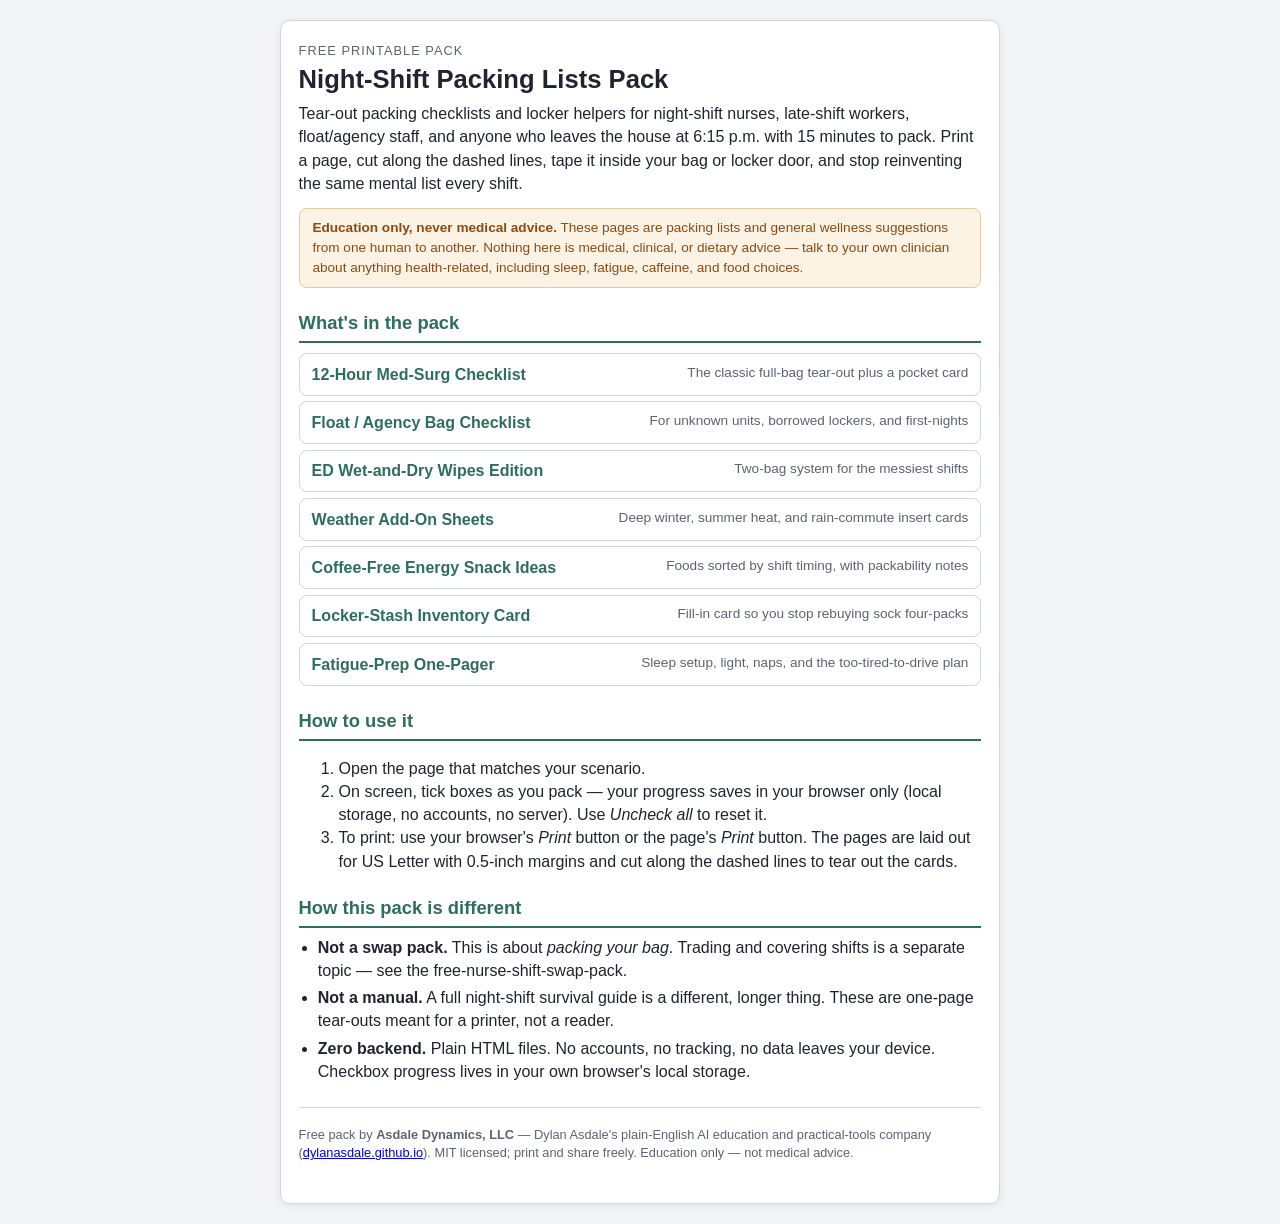
<file: index.html>
<!DOCTYPE html>
<html lang="en">
<head>
<meta charset="utf-8">
<meta name="viewport" content="width=device-width, initial-scale=1">
<title>Night-Shift Packing Lists Pack — Free Printables</title>
<link rel="stylesheet" href="assets/style.css">
</head>
<body>
<main class="page">

  <p class="eyebrow">Free printable pack</p>
  <h1>Night-Shift Packing Lists Pack</h1>
  <p>Tear-out packing checklists and locker helpers for night-shift nurses,
  late-shift workers, float/agency staff, and anyone who leaves the house at 6:15&nbsp;p.m.
  with 15 minutes to pack. Print a page, cut along the dashed lines, tape it inside
  your bag or locker door, and stop reinventing the same mental list every shift.</p>

  <div class="disclaimer">
    <strong>Education only, never medical advice.</strong> These pages are packing
    lists and general wellness suggestions from one human to another. Nothing here is
    medical, clinical, or dietary advice — talk to your own clinician about anything
    health-related, including sleep, fatigue, caffeine, and food choices.
  </div>

  <h2>What's in the pack</h2>
  <ul class="toc">
    <li><a href="checklist-12hr-medsurg.html"><span>12-Hour Med-Surg Checklist</span>
      <span class="desc">The classic full-bag tear-out plus a pocket card</span></a></li>
    <li><a href="checklist-float-agency.html"><span>Float / Agency Bag Checklist</span>
      <span class="desc">For unknown units, borrowed lockers, and first-nights</span></a></li>
    <li><a href="checklist-ed-wipes.html"><span>ED Wet-and-Dry Wipes Edition</span>
      <span class="desc">Two-bag system for the messiest shifts</span></a></li>
    <li><a href="weather-addons.html"><span>Weather Add-On Sheets</span>
      <span class="desc">Deep winter, summer heat, and rain-commute insert cards</span></a></li>
    <li><a href="energy-snacks.html"><span>Coffee-Free Energy Snack Ideas</span>
      <span class="desc">Foods sorted by shift timing, with packability notes</span></a></li>
    <li><a href="locker-inventory.html"><span>Locker-Stash Inventory Card</span>
      <span class="desc">Fill-in card so you stop rebuying sock four-packs</span></a></li>
    <li><a href="fatigue-prep.html"><span>Fatigue-Prep One-Pager</span>
      <span class="desc">Sleep setup, light, naps, and the too-tired-to-drive plan</span></a></li>
  </ul>

  <h2>How to use it</h2>
  <ol class="simple-list">
    <li>Open the page that matches your scenario.</li>
    <li>On screen, tick boxes as you pack — your progress saves in your browser only
      (local storage, no accounts, no server). Use <em>Uncheck all</em> to reset it.</li>
    <li>To print: use your browser's <em>Print</em> button or the page's
      <em>Print</em> button. The pages are laid out for US Letter with 0.5-inch margins
      and cut along the dashed lines to tear out the cards.</li>
  </ol>

  <h2>How this pack is different</h2>
  <ul class="simple-list">
    <li><strong>Not a swap pack.</strong> This is about <em>packing your bag</em>. Trading
      and covering shifts is a separate topic — see the free-nurse-shift-swap-pack.</li>
    <li><strong>Not a manual.</strong> A full night-shift survival guide is a different,
      longer thing. These are one-page tear-outs meant for a printer, not a reader.</li>
    <li><strong>Zero backend.</strong> Plain HTML files. No accounts, no tracking, no data
      leaves your device. Checkbox progress lives in your own browser's local storage.</li>
  </ul>

  <div class="footer-note">
    <p class="license-tag">Free pack by <strong>Asdale Dynamics, LLC</strong> —
    Dylan Asdale's plain-English AI education and practical-tools company
    (<a href="https://dylanasdale.github.io">dylanasdale.github.io</a>).
    MIT licensed; print and share freely. Education only — not medical advice.</p>
  </div>

</main>
<script src="assets/app.js"></script>
</body>
</html>
</file>
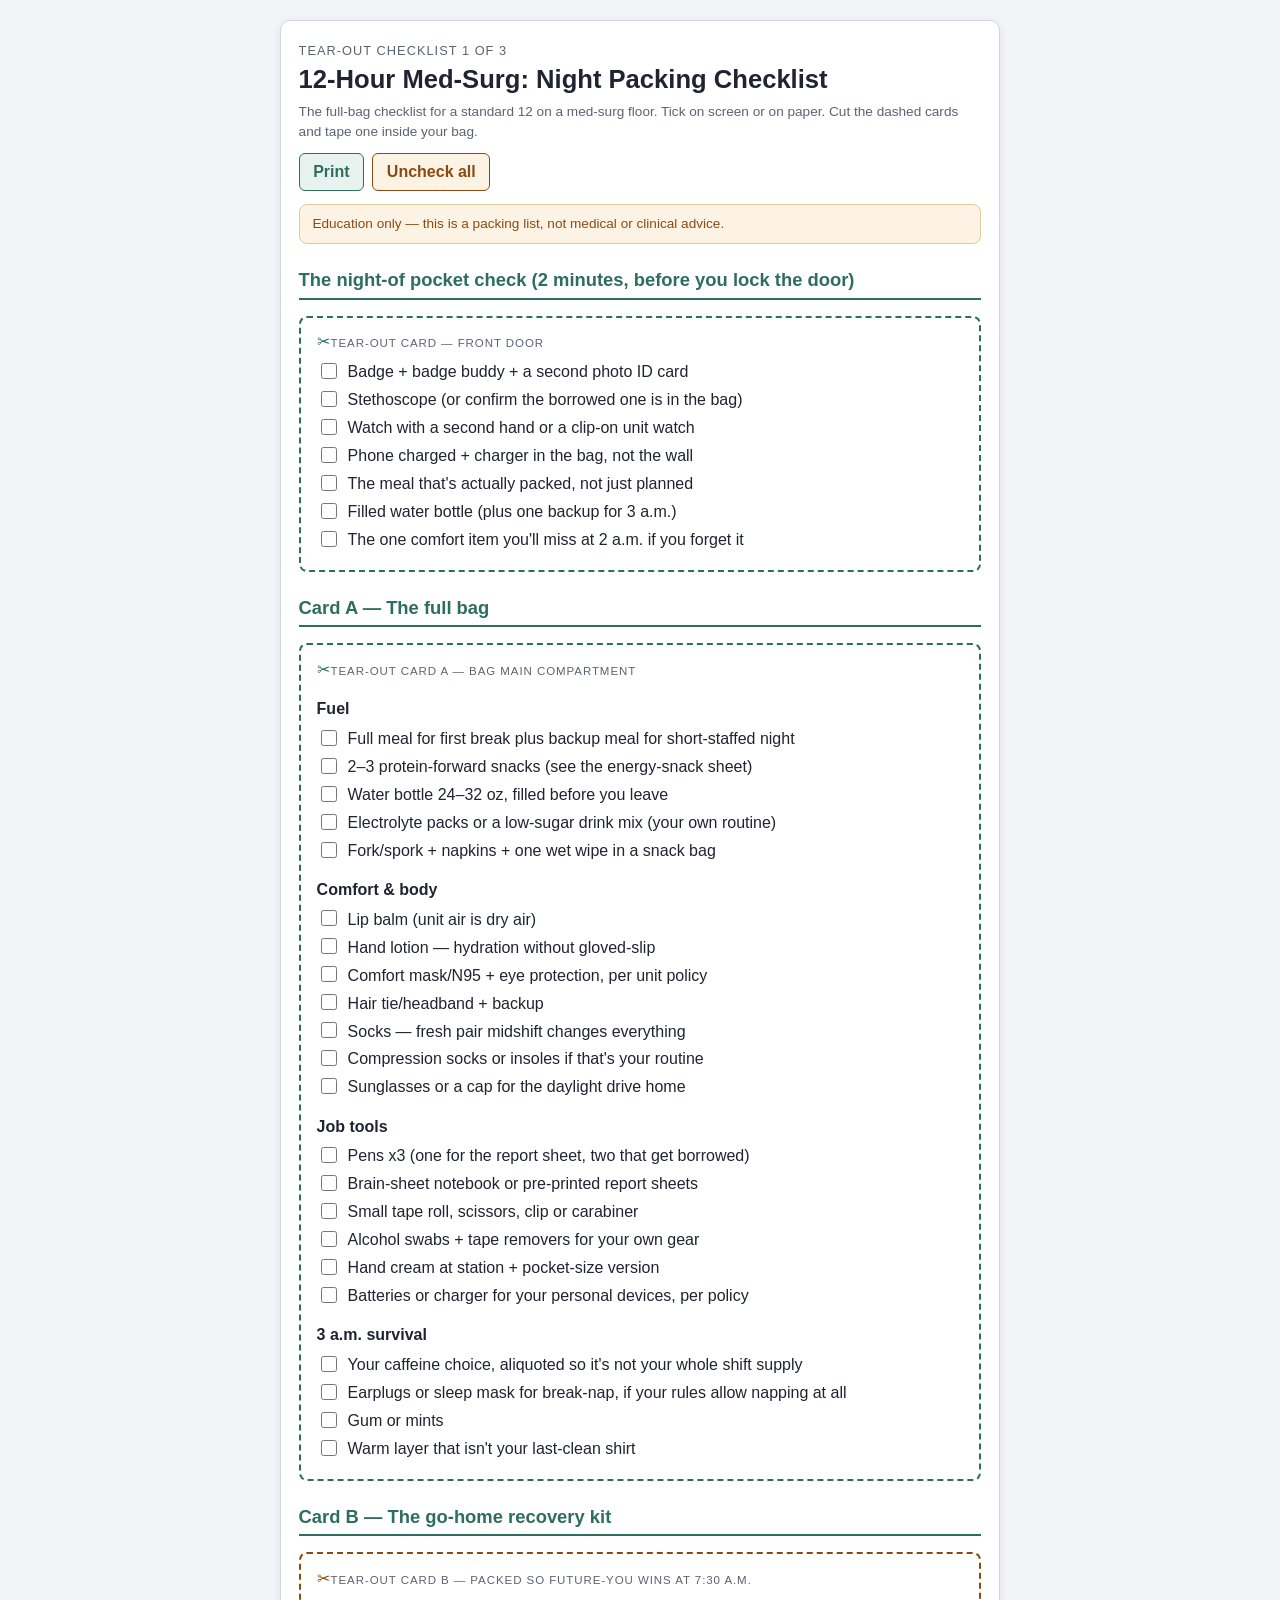
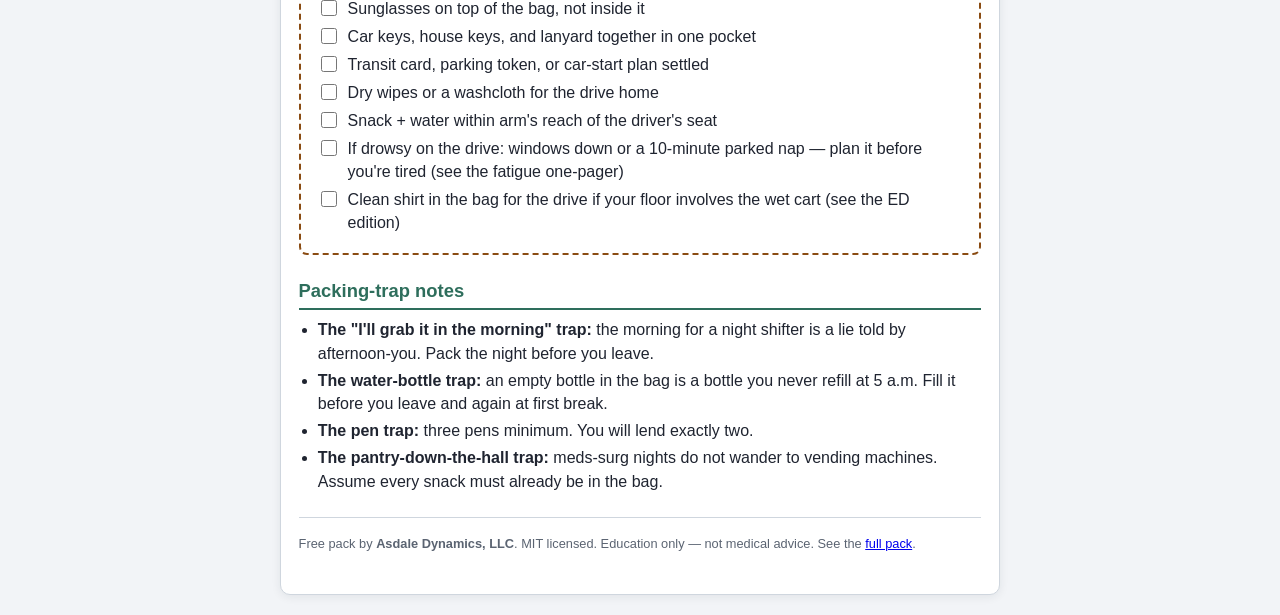
<file: checklist-12hr-medsurg.html>
<!DOCTYPE html>
<html lang="en">
<head>
<meta charset="utf-8">
<meta name="viewport" content="width=device-width, initial-scale=1">
<title>12-Hour Med-Surg Packing Checklist — Tear-Out Cards</title>
<link rel="stylesheet" href="assets/style.css">
</head>
<body>
<main class="page">

  <p class="eyebrow">Tear-out checklist 1 of 3</p>
  <h1>12-Hour Med-Surg: Night Packing Checklist</h1>
  <p class="brandline">The full-bag checklist for a standard 12 on a med-surg floor.
  Tick on screen or on paper. Cut the dashed cards and tape one inside your bag.</p>

  <div class="toolbar">
    <button type="button" class="btn" data-print>Print</button>
    <button type="button" class="btn warn" data-clear-checks>Uncheck all</button>
  </div>

  <div class="disclaimer">
    Education only — this is a packing list, not medical or clinical advice.
  </div>

  <h2>The night-of pocket check (2 minutes, before you lock the door)</h2>
  <div class="tearout">
    <p class="cutline scissors">Tear-out card — front door</p>
    <ul class="checklist">
      <li><label><input type="checkbox" data-key="ms-pocket-badge">Badge + badge buddy + a second photo ID card</label></li>
      <li><label><input type="checkbox" data-key="ms-pocket-steth">Stethoscope (or confirm the borrowed one is in the bag)</label></li>
      <li><label><input type="checkbox" data-key="ms-pocket-watch">Watch with a second hand or a clip-on unit watch</label></li>
      <li><label><input type="checkbox" data-key="ms-pocket-phone">Phone charged + charger in the bag, not the wall</label></li>
      <li><label><input type="checkbox" data-key="ms-pocket-meal">The meal that's actually packed, not just planned</label></li>
      <li><label><input type="checkbox" data-key="ms-pocket-water">Filled water bottle (plus one backup for 3 a.m.)</label></li>
      <li><label><input type="checkbox" data-key="ms-pocket-soft">The one comfort item you'll miss at 2 a.m. if you forget it</label></li>
    </ul>
  </div>

  <h2>Card A — The full bag</h2>
  <div class="tearout">
    <p class="cutline scissors">Tear-out card A — bag main compartment</p>

    <h3>Fuel</h3>
    <ul class="checklist">
      <li><label><input type="checkbox" data-key="msa-meal1">Full meal for first break plus backup meal for short-staffed night</label></li>
      <li><label><input type="checkbox" data-key="msa-snacks">2–3 protein-forward snacks (see the energy-snack sheet)</label></li>
      <li><label><input type="checkbox" data-key="msa-water">Water bottle 24–32 oz, filled before you leave</label></li>
      <li><label><input type="checkbox" data-key="msa-electro">Electrolyte packs or a low-sugar drink mix (your own routine)</label></li>
      <li><label><input type="checkbox" data-key="msa-spork">Fork/spork + napkins + one wet wipe in a snack bag</label></li>
    </ul>

    <h3>Comfort &amp; body</h3>
    <ul class="checklist">
      <li><label><input type="checkbox" data-key="msa-lip">Lip balm (unit air is dry air)</label></li>
      <li><label><input type="checkbox" data-key="msa-lotion">Hand lotion — hydration without gloved-slip</label></li>
      <li><label><input type="checkbox" data-key="msa-masks">Comfort mask/N95 + eye protection, per unit policy</label></li>
      <li><label><input type="checkbox" data-key="msa-headband">Hair tie/headband + backup</label></li>
      <li><label><input type="checkbox" data-key="msa-socks">Socks — fresh pair midshift changes everything</label></li>
      <li><label><input type="checkbox" data-key="msa-insoles">Compression socks or insoles if that's your routine</label></li>
      <li><label><input type="checkbox" data-key="msa-glare">Sunglasses or a cap for the daylight drive home</label></li>
    </ul>

    <h3>Job tools</h3>
    <ul class="checklist">
      <li><label><input type="checkbox" data-key="msa-pens">Pens x3 (one for the report sheet, two that get borrowed)</label></li>
      <li><label><input type="checkbox" data-key="msa-sheets">Brain-sheet notebook or pre-printed report sheets</label></li>
      <li><label><input type="checkbox" data-key="msa-tape">Small tape roll, scissors, clip or carabiner</label></li>
      <li><label><input type="checkbox" data-key="msa-alc">Alcohol swabs + tape removers for your own gear</label></li>
      <li><label><input type="checkbox" data-key="msa-hand">Hand cream at station + pocket-size version</label></li>
      <li><label><input type="checkbox" data-key="msa-batter">Batteries or charger for your personal devices, per policy</label></li>
    </ul>

    <h3>3 a.m. survival</h3>
    <ul class="checklist">
      <li><label><input type="checkbox" data-key="msa-caffeine">Your caffeine choice, aliquoted so it's not your whole shift supply</label></li>
      <li><label><input type="checkbox" data-key="msa-ear">Earplugs or sleep mask for break-nap, if your rules allow napping at all</label></li>
      <li><label><input type="checkbox" data-key="msa-gum">Gum or mints</label></li>
      <li><label><input type="checkbox" data-key="msa-coat">Warm layer that isn't your last-clean shirt</label></li>
    </ul>
  </div>

  <h2>Card B — The go-home recovery kit</h2>
  <div class="tearout alt">
    <p class="cutline scissors warn">Tear-out card B — packed so future-you wins at 7:30 a.m.</p>
    <ul class="checklist">
      <li><label><input type="checkbox" data-key="msb-sung">Sunglasses on top of the bag, not inside it</label></li>
      <li><label><input type="checkbox" data-key="msb-keyslany">Car keys, house keys, and lanyard together in one pocket</label></li>
      <li><label><input type="checkbox" data-key="msb-transit">Transit card, parking token, or car-start plan settled</label></li>
      <li><label><input type="checkbox" data-key="msb-wipe">Dry wipes or a washcloth for the drive home</label></li>
      <li><label><input type="checkbox" data-key="msb-snackgo">Snack + water within arm's reach of the driver's seat</label></li>
      <li><label><input type="checkbox" data-key="msb-eyes">If drowsy on the drive: windows down or a 10-minute parked nap — plan it before you're tired (see the fatigue one-pager)</label></li>
      <li><label><input type="checkbox" data-key="msb-extrashirt">Clean shirt in the bag for the drive if your floor involves the wet cart (see the ED edition)</label></li>
    </ul>
  </div>

  <h2>Packing-trap notes</h2>
  <ul class="simple-list">
    <li><strong>The "I'll grab it in the morning" trap:</strong> the morning for a night
      shifter is a lie told by afternoon-you. Pack the night before you leave.</li>
    <li><strong>The water-bottle trap:</strong> an empty bottle in the bag is a bottle you
      never refill at 5 a.m. Fill it before you leave and again at first break.</li>
    <li><strong>The pen trap:</strong> three pens minimum. You will lend exactly two.</li>
    <li><strong>The pantry-down-the-hall trap:</strong> meds-surg nights do not wander to
      vending machines. Assume every snack must already be in the bag.</li>
  </ul>

  <div class="footer-note">
    <p class="license-tag">Free pack by <strong>Asdale Dynamics, LLC</strong>.
    MIT licensed. Education only — not medical advice. See the
    <a href="index.html">full pack</a>.</p>
  </div>

</main>
<script src="assets/app.js"></script>
</body>
</html>
</file>
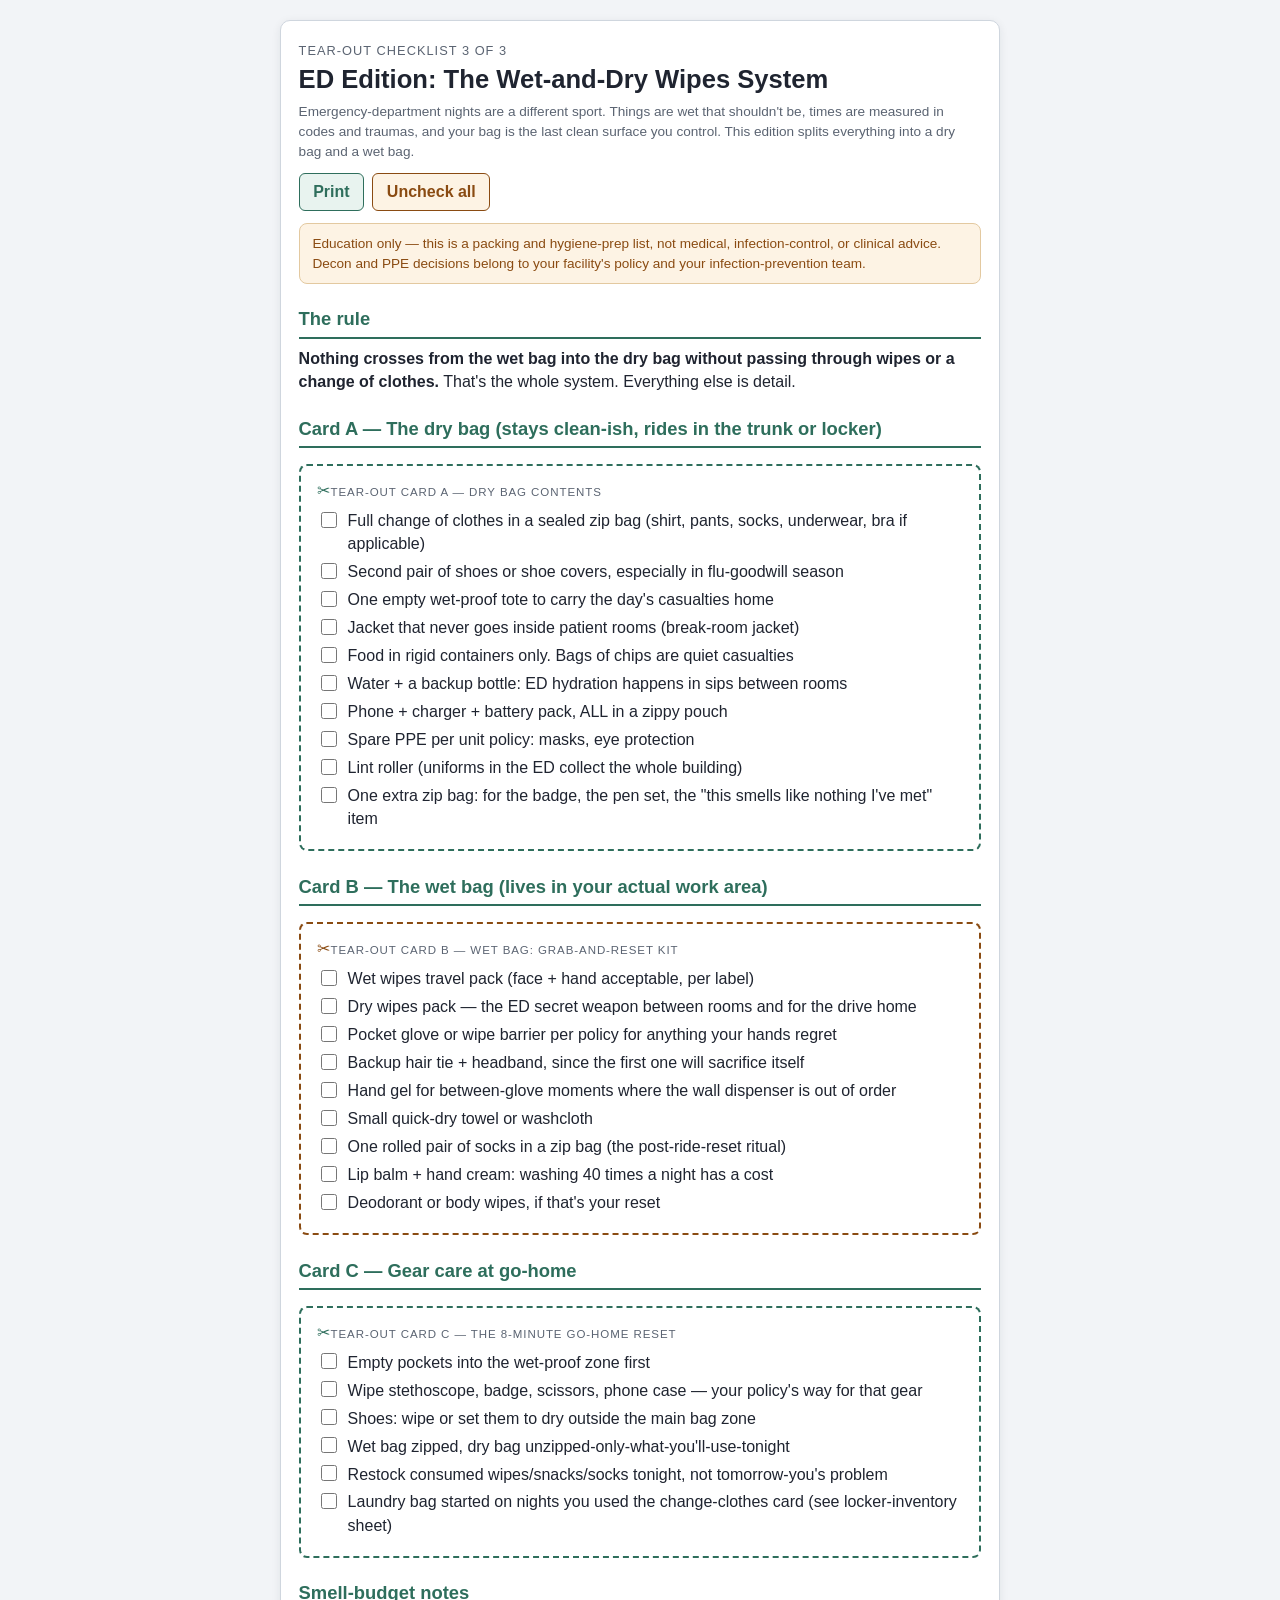
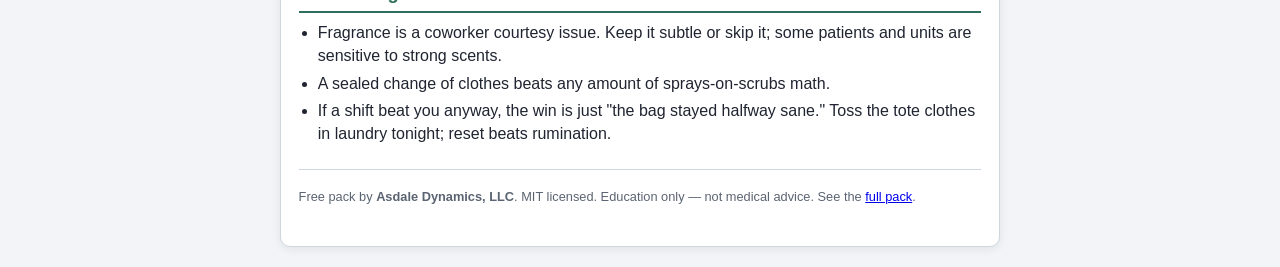
<file: checklist-ed-wipes.html>
<!DOCTYPE html>
<html lang="en">
<head>
<meta charset="utf-8">
<meta name="viewport" content="width=device-width, initial-scale=1">
<title>ED Wet-and-Dry Wipes Edition — Packing Checklist</title>
<link rel="stylesheet" href="assets/style.css">
</head>
<body>
<main class="page">

  <p class="eyebrow">Tear-out checklist 3 of 3</p>
  <h1>ED Edition: The Wet-and-Dry Wipes System</h1>
  <p class="brandline">Emergency-department nights are a different sport. Things are wet
  that shouldn't be, times are measured in codes and traumas, and your bag is the last
  clean surface you control. This edition splits everything into a dry bag and a wet bag.</p>

  <div class="toolbar">
    <button type="button" class="btn" data-print>Print</button>
    <button type="button" class="btn warn" data-clear-checks>Uncheck all</button>
  </div>

  <div class="disclaimer">
    Education only — this is a packing and hygiene-prep list, not medical, infection-control,
    or clinical advice. Decon and PPE decisions belong to your facility's policy and your
    infection-prevention team.
  </div>

  <h2>The rule</h2>
  <p><strong>Nothing crosses from the wet bag into the dry bag without passing through
  wipes or a change of clothes.</strong> That's the whole system. Everything else is detail.</p>

  <h2>Card A — The dry bag (stays clean-ish, rides in the trunk or locker)</h2>
  <div class="tearout">
    <p class="cutline scissors">Tear-out card A — dry bag contents</p>
    <ul class="checklist">
      <li><label><input type="checkbox" data-key="ed-a-clothes">Full change of clothes in a sealed zip bag (shirt, pants, socks, underwear, bra if applicable)</label></li>
      <li><label><input type="checkbox" data-key="ed-a-secondpair">Second pair of shoes or shoe covers, especially in flu-goodwill season</label></li>
      <li><label><input type="checkbox" data-key="ed-a-tote">One empty wet-proof tote to carry the day's casualties home</label></li>
      <li><label><input type="checkbox" data-key="ed-a-jacket">Jacket that never goes inside patient rooms (break-room jacket)</label></li>
      <li><label><input type="checkbox" data-key="ed-a-food">Food in rigid containers only. Bags of chips are quiet casualties</label></li>
      <li><label><input type="checkbox" data-key="ed-a-water">Water + a backup bottle: ED hydration happens in sips between rooms</label></li>
      <li><label><input type="checkbox" data-key="ed-a-phone">Phone + charger + battery pack, ALL in a zippy pouch</label></li>
      <li><label><input type="checkbox" data-key="ed-a-cleanmask">Spare PPE per unit policy: masks, eye protection</label></li>
      <li><label><input type="checkbox" data-key="ed-a-lint">Lint roller (uniforms in the ED collect the whole building)</label></li>
      <li><label><input type="checkbox" data-key="ed-a-sparebag">One extra zip bag: for the badge, the pen set, the "this smells like nothing I've met" item</label></li>
    </ul>
  </div>

  <h2>Card B — The wet bag (lives in your actual work area)</h2>
  <div class="tearout alt">
    <p class="cutline scissors warn">Tear-out card B — wet bag: grab-and-reset kit</p>
    <ul class="checklist">
      <li><label><input type="checkbox" data-key="ed-b-wipes">Wet wipes travel pack (face + hand acceptable, per label)</label></li>
      <li><label><input type="checkbox" data-key="ed-b-dry">Dry wipes pack — the ED secret weapon between rooms and for the drive home</label></li>
      <li><label><input type="checkbox" data-key="ed-b-glove">Pocket glove or wipe barrier per policy for anything your hands regret</label></li>
      <li><label><input type="checkbox" data-key="ed-b-hair">Backup hair tie + headband, since the first one will sacrifice itself</label></li>
      <li><label><input type="checkbox" data-key="ed-b-gel">Hand gel for between-glove moments where the wall dispenser is out of order</label></li>
      <li><label><input type="checkbox" data-key="ed-b-towel">Small quick-dry towel or washcloth</label></li>
      <li><label><input type="checkbox" data-key="ed-b-socks">One rolled pair of socks in a zip bag (the post-ride-reset ritual)</label></li>
      <li><label><input type="checkbox" data-key="ed-b-lip">Lip balm + hand cream: washing 40 times a night has a cost</label></li>
      <li><label><input type="checkbox" data-key="ed-b-deodor">Deodorant or body wipes, if that's your reset</label></li>
    </ul>
  </div>

  <h2>Card C — Gear care at go-home</h2>
  <div class="tearout">
    <p class="cutline scissors">Tear-out card C — the 8-minute go-home reset</p>
    <ul class="checklist">
      <li><label><input type="checkbox" data-key="ed-c-destash">Empty pockets into the wet-proof zone first</label></li>
      <li><label><input type="checkbox" data-key="ed-c-wipe-down">Wipe stethoscope, badge, scissors, phone case — your policy's way for that gear</label></li>
      <li><label><input type="checkbox" data-key="ed-c-shoes">Shoes: wipe or set them to dry outside the main bag zone</label></li>
      <li><label><input type="checkbox" data-key="ed-c-bag-zip">Wet bag zipped, dry bag unzipped-only-what-you'll-use-tonight</label></li>
      <li><label><input type="checkbox" data-key="ed-c-restock">Restock consumed wipes/snacks/socks tonight, not tomorrow-you's problem</label></li>
      <li><label><input type="checkbox" data-key="ed-c-laundry">Laundry bag started on nights you used the change-clothes card (see locker-inventory sheet)</label></li>
    </ul>
  </div>

  <h2>Smell-budget notes</h2>
  <ul class="simple-list">
    <li>Fragrance is a coworker courtesy issue. Keep it subtle or skip it; some patients
      and units are sensitive to strong scents.</li>
    <li>A sealed change of clothes beats any amount of sprays-on-scrubs math.</li>
    <li>If a shift beat you anyway, the win is just "the bag stayed halfway sane." Toss the
      tote clothes in laundry tonight; reset beats rumination.</li>
  </ul>

  <div class="footer-note">
    <p class="license-tag">Free pack by <strong>Asdale Dynamics, LLC</strong>.
    MIT licensed. Education only — not medical advice. See the
    <a href="index.html">full pack</a>.</p>
  </div>

</main>
<script src="assets/app.js"></script>
</body>
</html>
</file>
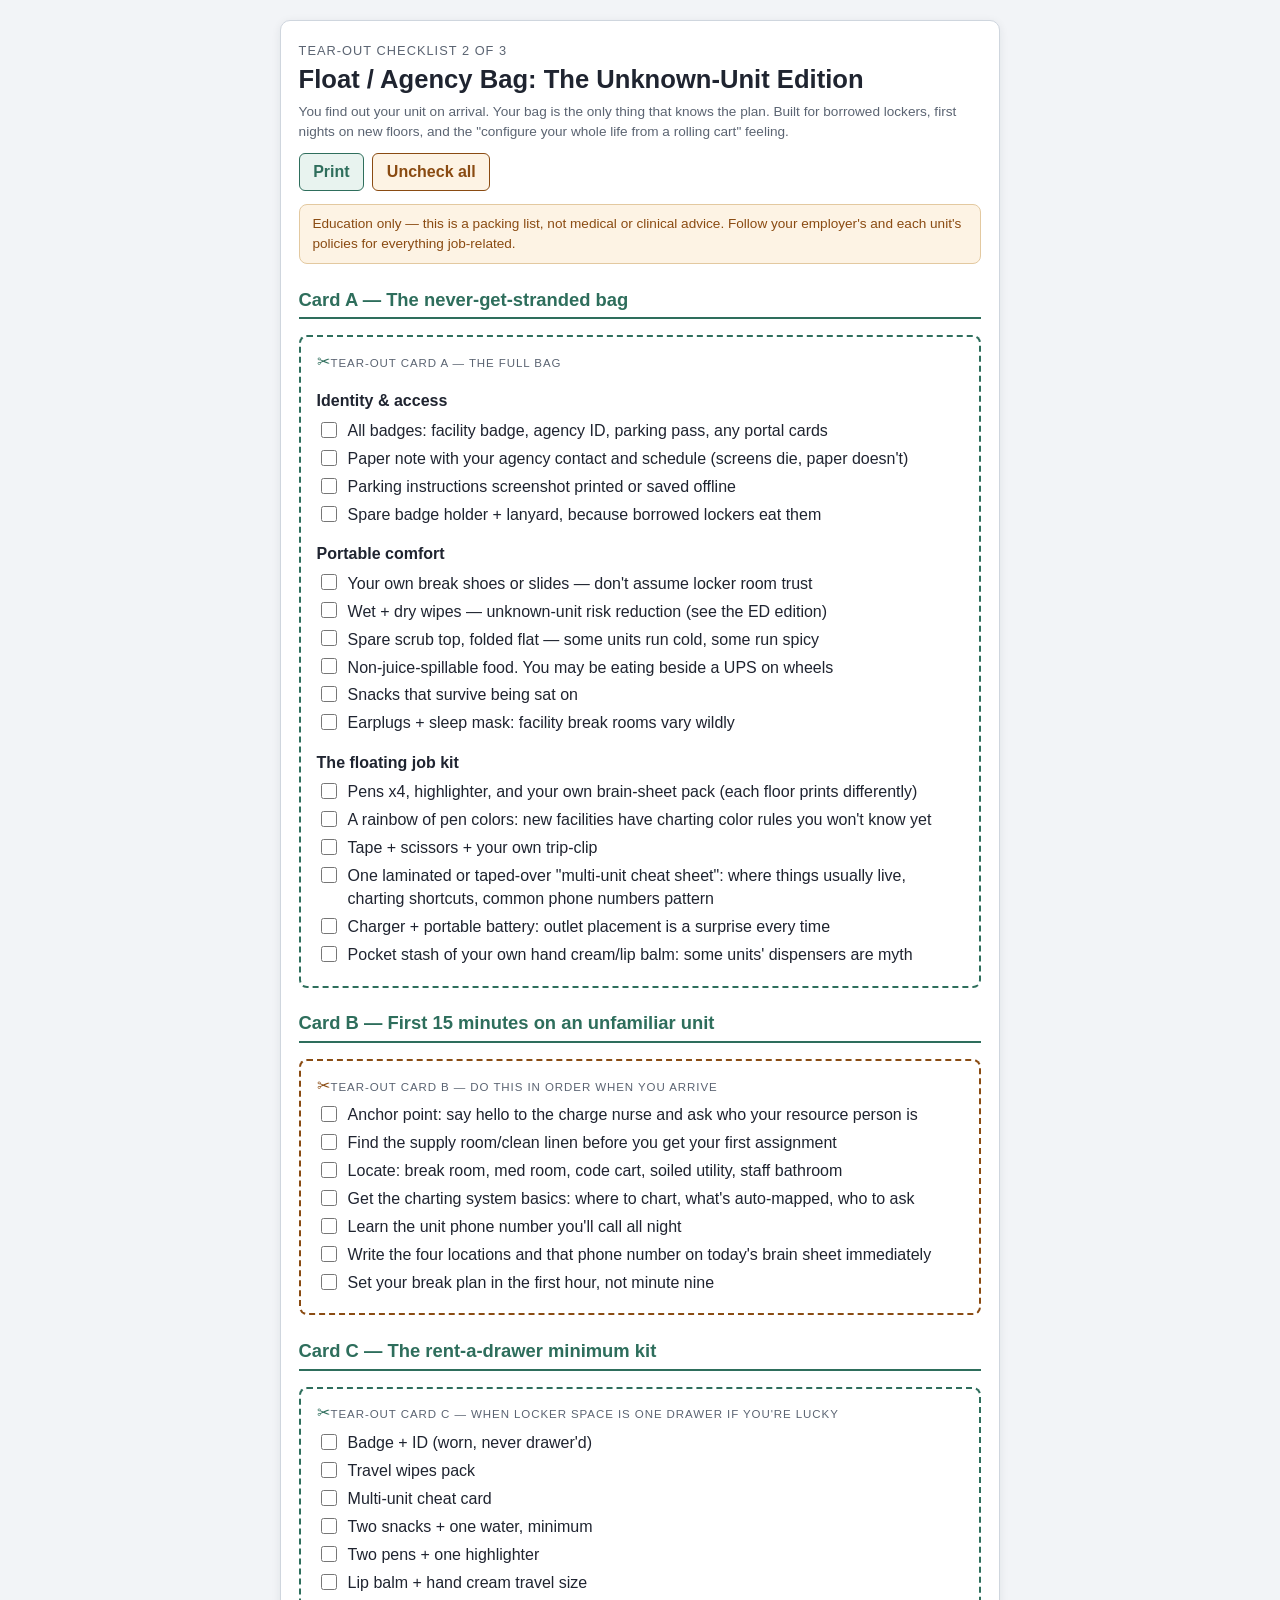
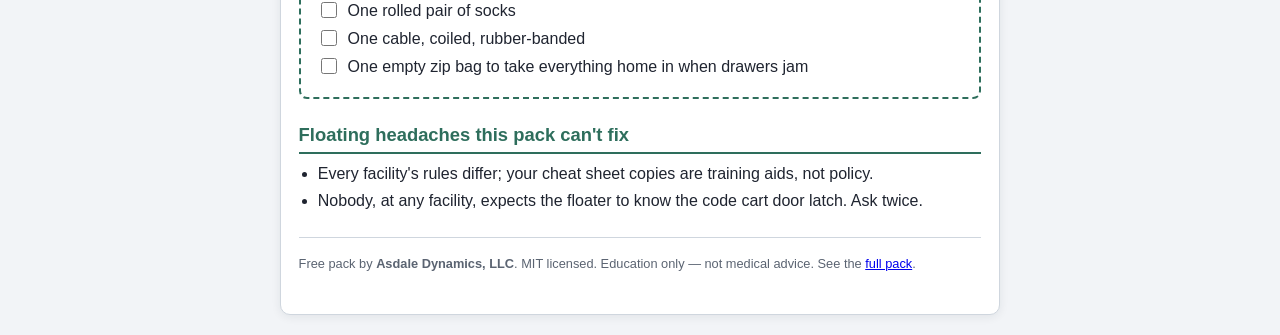
<file: checklist-float-agency.html>
<!DOCTYPE html>
<html lang="en">
<head>
<meta charset="utf-8">
<meta name="viewport" content="width=device-width, initial-scale=1">
<title>Float / Agency Bag Checklist — Tear-Out Cards</title>
<link rel="stylesheet" href="assets/style.css">
</head>
<body>
<main class="page">

  <p class="eyebrow">Tear-out checklist 2 of 3</p>
  <h1>Float / Agency Bag: The Unknown-Unit Edition</h1>
  <p class="brandline">You find out your unit on arrival. Your bag is the only thing that
  knows the plan. Built for borrowed lockers, first nights on new floors, and the
  "configure your whole life from a rolling cart" feeling.</p>

  <div class="toolbar">
    <button type="button" class="btn" data-print>Print</button>
    <button type="button" class="btn warn" data-clear-checks>Uncheck all</button>
  </div>

  <div class="disclaimer">
    Education only — this is a packing list, not medical or clinical advice.
    Follow your employer's and each unit's policies for everything job-related.
  </div>

  <h2>Card A — The never-get-stranded bag</h2>
  <div class="tearout">
    <p class="cutline scissors">Tear-out card A — the full bag</p>

    <h3>Identity &amp; access</h3>
    <ul class="checklist">
      <li><label><input type="checkbox" data-key="fla-badges">All badges: facility badge, agency ID, parking pass, any portal cards</label></li>
      <li><label><input type="checkbox" data-key="fla-contact">Paper note with your agency contact and schedule (screens die, paper doesn't)</label></li>
      <li><label><input type="checkbox" data-key="fla-parking">Parking instructions screenshot printed or saved offline</label></li>
      <li><label><input type="checkbox" data-key="fla-lockout">Spare badge holder + lanyard, because borrowed lockers eat them</label></li>
    </ul>

    <h3>Portable comfort</h3>
    <ul class="checklist">
      <li><label><input type="checkbox" data-key="fla-shoes">Your own break shoes or slides — don't assume locker room trust</label></li>
      <li><label><input type="checkbox" data-key="fla-wipes">Wet + dry wipes — unknown-unit risk reduction (see the ED edition)</label></li>
      <li><label><input type="checkbox" data-key="fla-shirt">Spare scrub top, folded flat — some units run cold, some run spicy</label></li>
      <li><label><input type="checkbox" data-key="fla-food">Non-juice-spillable food. You may be eating beside a UPS on wheels</label></li>
      <li><label><input type="checkbox" data-key="fla-medsnack">Snacks that survive being sat on</label></li>
      <li><label><input type="checkbox" data-key="fla-ear">Earplugs + sleep mask: facility break rooms vary wildly</label></li>
    </ul>

    <h3>The floating job kit</h3>
    <ul class="checklist">
      <li><label><input type="checkbox" data-key="fla-pens">Pens x4, highlighter, and your own brain-sheet pack (each floor prints differently)</label></li>
      <li><label><input type="checkbox" data-key="fla-multicolor">A rainbow of pen colors: new facilities have charting color rules you won't know yet</label></li>
      <li><label><input type="checkbox" data-key="fla-tape">Tape + scissors + your own trip-clip</label></li>
      <li><label><input type="checkbox" data-key="fla-cheat">One laminated or taped-over "multi-unit cheat sheet": where things usually live, charting shortcuts, common phone numbers pattern</label></li>
      <li><label><input type="checkbox" data-key="fla-charger">Charger + portable battery: outlet placement is a surprise every time</label></li>
      <li><label><input type="checkbox" data-key="fla-gloves">Pocket stash of your own hand cream/lip balm: some units' dispensers are myth</label></li>
    </ul>
  </div>

  <h2>Card B — First 15 minutes on an unfamiliar unit</h2>
  <div class="tearout alt">
    <p class="cutline scissors warn">Tear-out card B — do this in order when you arrive</p>
    <ul class="checklist">
      <li><label><input type="checkbox" data-key="flb-anchor">Anchor point: say hello to the charge nurse and ask who your resource person is</label></li>
      <li><label><input type="checkbox" data-key="flb-supplies">Find the supply room/clean linen before you get your first assignment</label></li>
      <li><label><input type="checkbox" data-key="flb-break">Locate: break room, med room, code cart, soiled utility, staff bathroom</label></li>
      <li><label><input type="checkbox" data-key="flb-chart">Get the charting system basics: where to chart, what's auto-mapped, who to ask</label></li>
      <li><label><input type="checkbox" data-key="flb-phone">Learn the unit phone number you'll call all night</label></li>
      <li><label><input type="checkbox" data-key="flb-notes">Write the four locations and that phone number on today's brain sheet immediately</label></li>
      <li><label><input type="checkbox" data-key="flb-plan">Set your break plan in the first hour, not minute nine</label></li>
    </ul>
  </div>

  <h2>Card C — The rent-a-drawer minimum kit</h2>
  <div class="tearout">
    <p class="cutline scissors">Tear-out card C — when locker space is one drawer if you're lucky</p>
    <ul class="checklist">
      <li><label><input type="checkbox" data-key="flc-badges">Badge + ID (worn, never drawer'd)</label></li>
      <li><label><input type="checkbox" data-key="flc-wipes">Travel wipes pack</label></li>
      <li><label><input type="checkbox" data-key="flc-cards">Multi-unit cheat card</label></li>
      <li><label><input type="checkbox" data-key="flc-snack">Two snacks + one water, minimum</label></li>
      <li><label><input type="checkbox" data-key="flc-pens">Two pens + one highlighter</label></li>
      <li><label><input type="checkbox" data-key="flc-lip">Lip balm + hand cream travel size</label></li>
      <li><label><input type="checkbox" data-key="flc-socks">One rolled pair of socks</label></li>
      <li><label><input type="checkbox" data-key="flc-charger">One cable, coiled, rubber-banded</label></li>
      <li><label><input type="checkbox" data-key="flc-lint">One empty zip bag to take everything home in when drawers jam</label></li>
    </ul>
  </div>

  <h2>Floating headaches this pack can't fix</h2>
  <ul class="simple-list">
    <li>Every facility's rules differ; your cheat sheet copies are training aids, not policy.</li>
    <li>Nobody, at any facility, expects the floater to know the code cart door latch. Ask twice.</li>
  </ul>

  <div class="footer-note">
    <p class="license-tag">Free pack by <strong>Asdale Dynamics, LLC</strong>.
    MIT licensed. Education only — not medical advice. See the
    <a href="index.html">full pack</a>.</p>
  </div>

</main>
<script src="assets/app.js"></script>
</body>
</html>
</file>
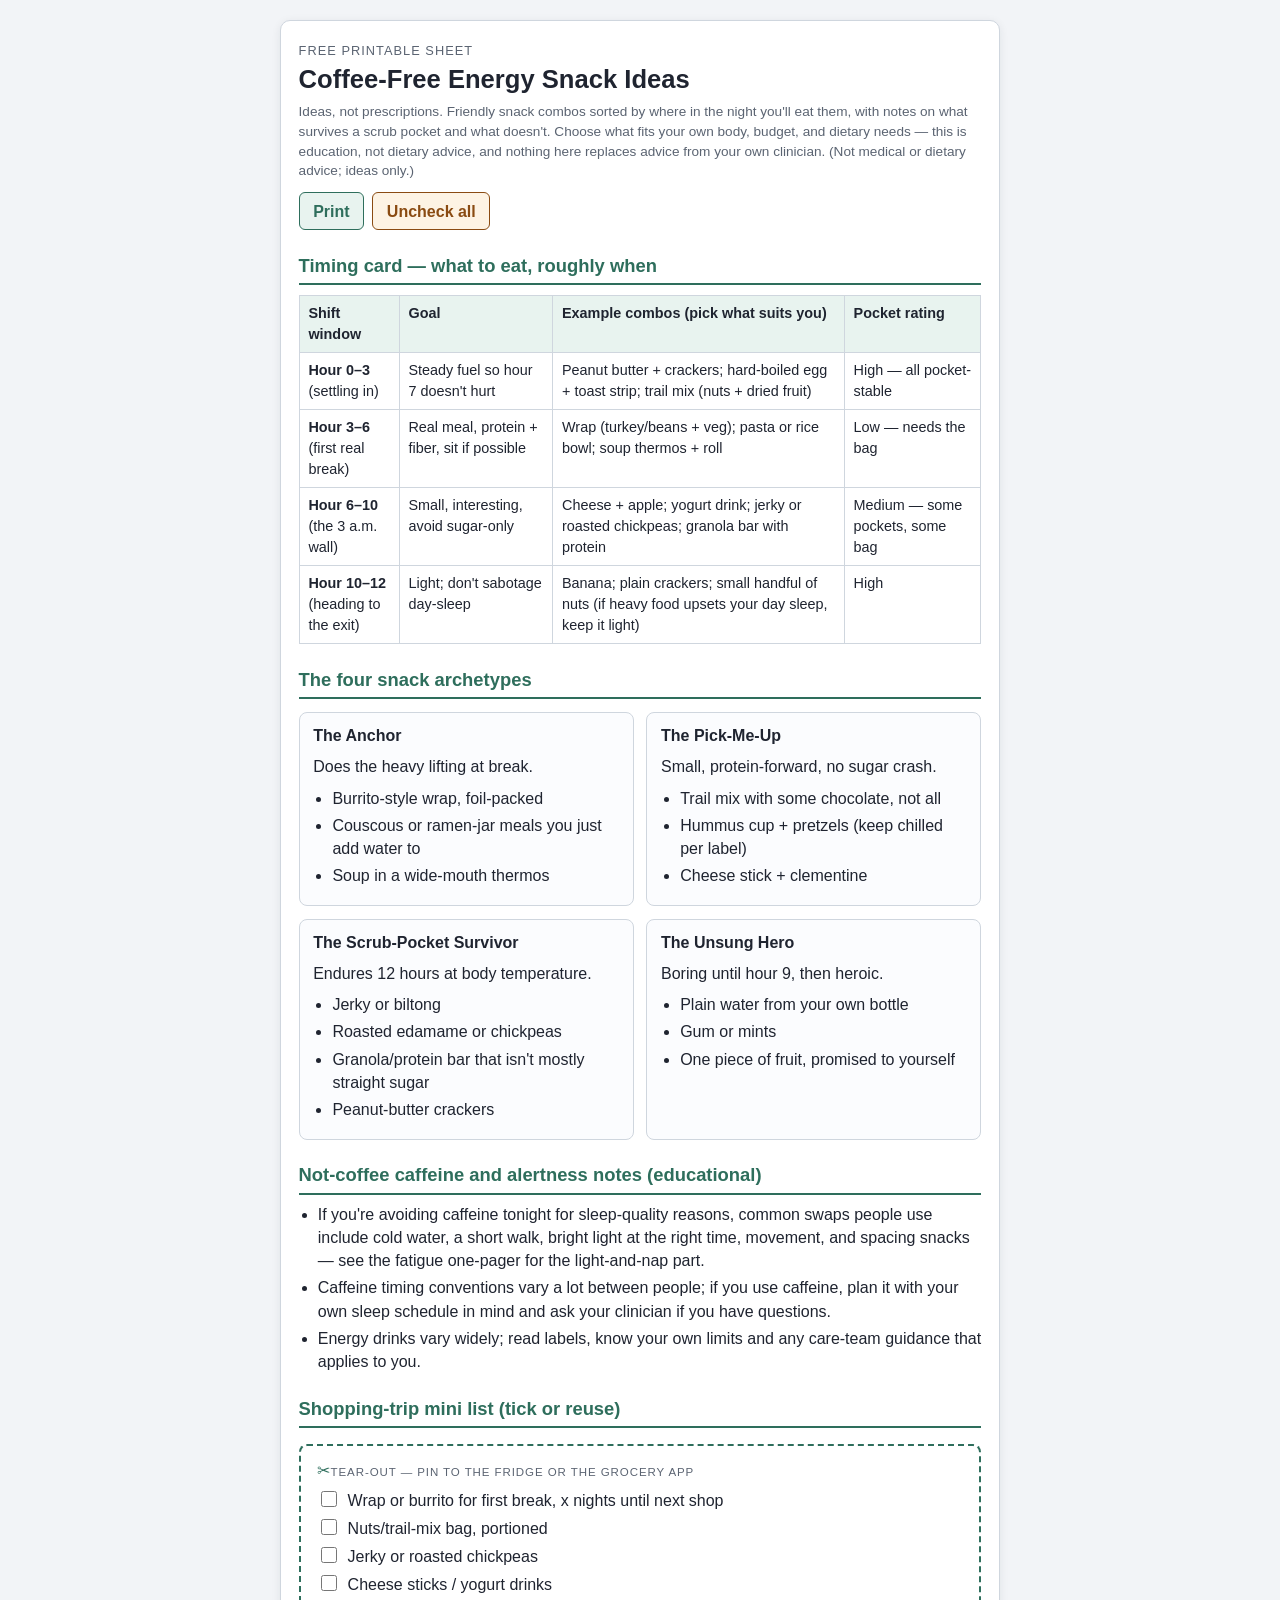
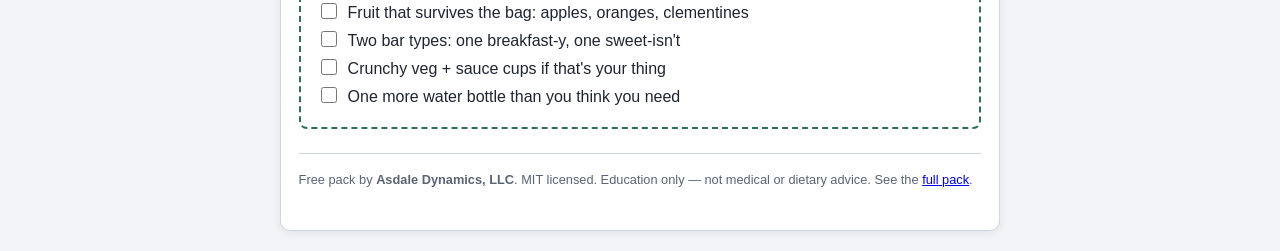
<file: energy-snacks.html>
<!DOCTYPE html>
<html lang="en">
<head>
<meta charset="utf-8">
<meta name="viewport" content="width=device-width, initial-scale=1">
<title>Coffee-Free Energy Snack Ideas — Shift-Timed Food Guide</title>
<link rel="stylesheet" href="assets/style.css">
</head>
<body>
<main class="page">

  <p class="eyebrow">Free printable sheet</p>
  <h1>Coffee-Free Energy Snack Ideas</h1>
  <p class="brandline">Ideas, not prescriptions. Friendly snack combos sorted by where in
  the night you'll eat them, with notes on what survives a scrub pocket and what doesn't.
  Choose what fits your own body, budget, and dietary needs — this is education, not dietary
  advice, and nothing here replaces advice from your own clinician. (Not medical
or dietary advice; ideas only.)</p>

  <div class="toolbar">
    <button type="button" class="btn" data-print>Print</button>
    <button type="button" class="btn warn" data-clear-checks>Uncheck all</button>
  </div>

  <h2>Timing card — what to eat, roughly when</h2>

  <table class="grid">
    <thead>
      <tr>
        <th>Shift window</th>
        <th>Goal</th>
        <th>Example combos (pick what suits you)</th>
        <th>Pocket rating</th>
      </tr>
    </thead>
    <tbody>
      <tr>
        <td><strong>Hour 0–3</strong><br>(settling in)</td>
        <td>Steady fuel so hour 7 doesn't hurt</td>
        <td>Peanut butter + crackers; hard-boiled egg + toast strip; trail mix (nuts + dried fruit)</td>
        <td>High — all pocket-stable</td>
      </tr>
      <tr>
        <td><strong>Hour 3–6</strong><br>(first real break)</td>
        <td>Real meal, protein + fiber, sit if possible</td>
        <td>Wrap (turkey/beans + veg); pasta or rice bowl; soup thermos + roll</td>
        <td>Low — needs the bag</td>
      </tr>
      <tr>
        <td><strong>Hour 6–10</strong><br>(the 3 a.m. wall)</td>
        <td>Small, interesting, avoid sugar-only</td>
        <td>Cheese + apple; yogurt drink; jerky or roasted chickpeas; granola bar with protein</td>
        <td>Medium — some pockets, some bag</td>
      </tr>
      <tr>
        <td><strong>Hour 10–12</strong><br>(heading to the exit)</td>
        <td>Light; don't sabotage day-sleep</td>
        <td>Banana; plain crackers; small handful of nuts (if heavy food upsets your day sleep, keep it light)</td>
        <td>High</td>
      </tr>
    </tbody>
  </table>

  <h2>The four snack archetypes</h2>
  <div class="card-grid">
    <div class="mini-card">
      <h3>The Anchor</h3>
      <p>Does the heavy lifting at break.</p>
      <ul class="simple-list">
        <li>Burrito-style wrap, foil-packed</li>
        <li>Couscous or ramen-jar meals you just add water to</li>
        <li>Soup in a wide-mouth thermos</li>
      </ul>
    </div>
    <div class="mini-card">
      <h3>The Pick-Me-Up</h3>
      <p>Small, protein-forward, no sugar crash.</p>
      <ul class="simple-list">
        <li>Trail mix with some chocolate, not all</li>
        <li>Hummus cup + pretzels (keep chilled per label)</li>
        <li>Cheese stick + clementine</li>
      </ul>
    </div>
    <div class="mini-card">
      <h3>The Scrub-Pocket Survivor</h3>
      <p>Endures 12 hours at body temperature.</p>
      <ul class="simple-list">
        <li>Jerky or biltong</li>
        <li>Roasted edamame or chickpeas</li>
        <li>Granola/protein bar that isn't mostly straight sugar</li>
        <li>Peanut-butter crackers</li>
      </ul>
    </div>
    <div class="mini-card">
      <h3>The Unsung Hero</h3>
      <p>Boring until hour 9, then heroic.</p>
      <ul class="simple-list">
        <li>Plain water from your own bottle</li>
        <li>Gum or mints</li>
        <li>One piece of fruit, promised to yourself</li>
      </ul>
    </div>
  </div>

  <h2>Not-coffee caffeine and alertness notes (educational)</h2>
  <ul class="simple-list">
    <li>If you're avoiding caffeine tonight for sleep-quality reasons, common swaps people
      use include cold water, a short walk, bright light at the right time, movement, and
      spacing snacks — see the fatigue one-pager for the light-and-nap part.</li>
    <li>Caffeine timing conventions vary a lot between people; if you use caffeine, plan it
      with your own sleep schedule in mind and ask your clinician if you have questions.</li>
    <li>Energy drinks vary widely; read labels, know your own limits and any care-team
      guidance that applies to you.</li>
  </ul>

  <h2>Shopping-trip mini list (tick or reuse)</h2>
  <div class="tearout">
    <p class="cutline scissors">Tear-out — pin to the fridge or the grocery app</p>
    <ul class="checklist">
      <li><label><input type="checkbox" data-key="sn-sh-wrap">Wrap or burrito for first break, x nights until next shop</label></li>
      <li><label><input type="checkbox" data-key="sn-sh-nuts">Nuts/trail-mix bag, portioned</label></li>
      <li><label><input type="checkbox" data-key="sn-sh-jerky">Jerky or roasted chickpeas</label></li>
      <li><label><input type="checkbox" data-key="sn-sh-cheese">Cheese sticks / yogurt drinks</label></li>
      <li><label><input type="checkbox" data-key="sn-sh-fruit">Fruit that survives the bag: apples, oranges, clementines</label></li>
      <li><label><input type="checkbox" data-key="sn-sh-bars">Two bar types: one breakfast-y, one sweet-isn't</label></li>
      <li><label><input type="checkbox" data-key="sn-sh-veg">Crunchy veg + sauce cups if that's your thing</label></li>
      <li><label><input type="checkbox" data-key="sn-sh-water">One more water bottle than you think you need</label></li>
    </ul>
  </div>

  <div class="footer-note">
    <p class="license-tag">Free pack by <strong>Asdale Dynamics, LLC</strong>.
    MIT licensed. Education only — not medical or dietary advice. See the
    <a href="index.html">full pack</a>.</p>
  </div>

</main>
<script src="assets/app.js"></script>
</body>
</html>
</file>
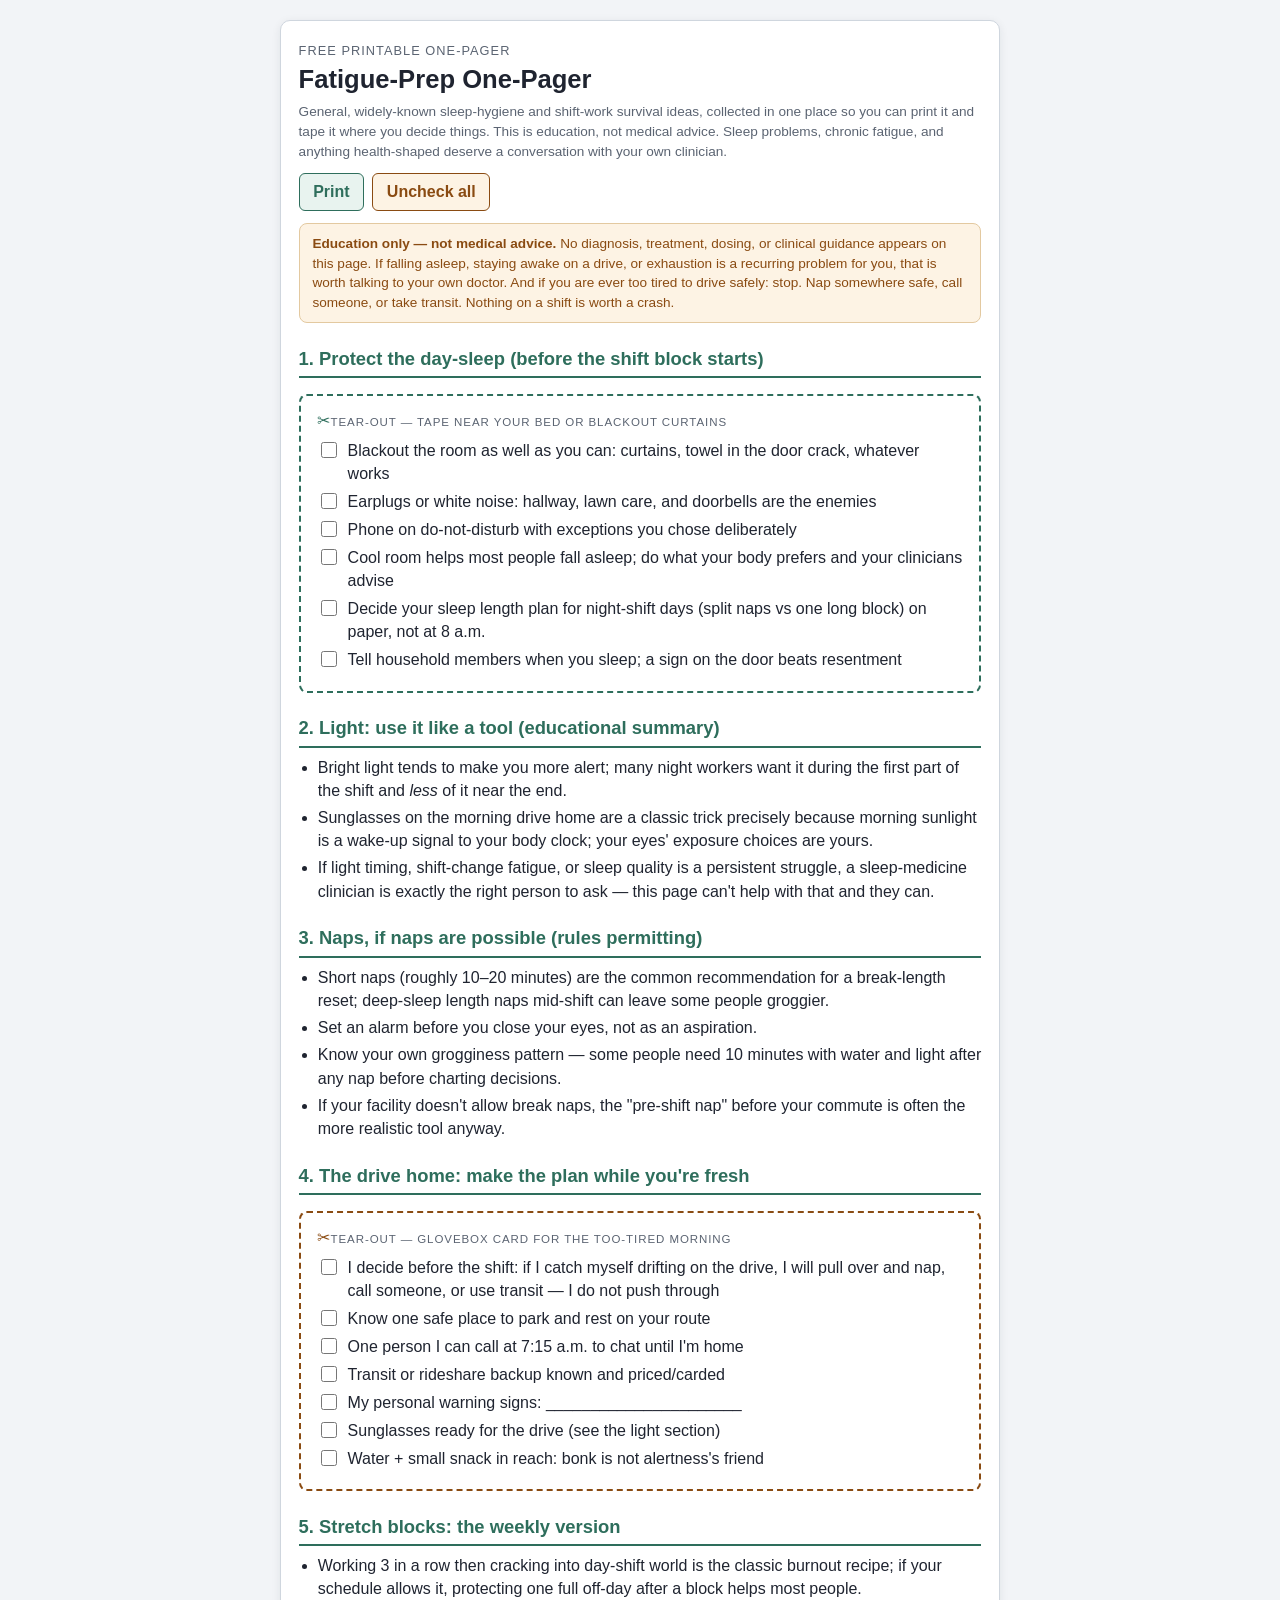
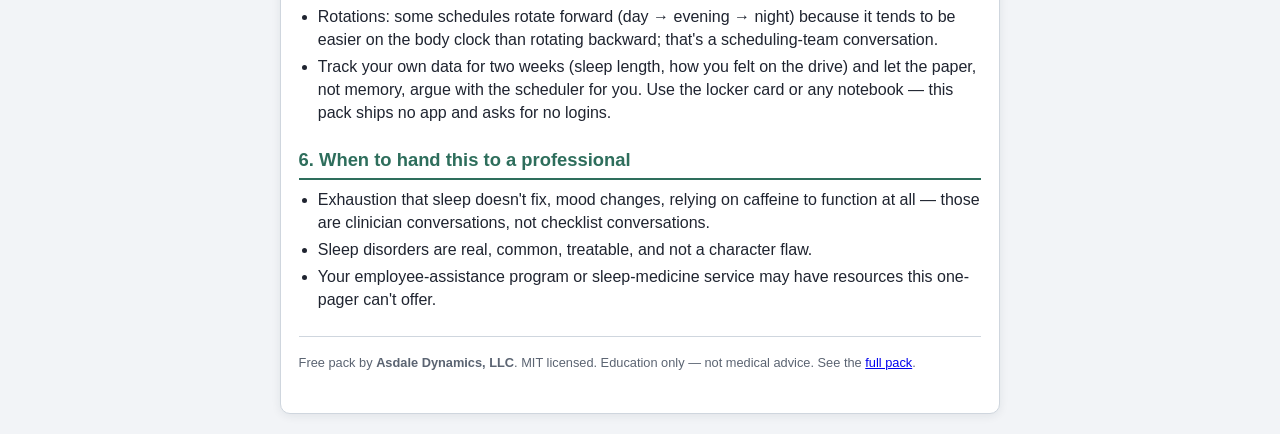
<file: fatigue-prep.html>
<!DOCTYPE html>
<html lang="en">
<head>
<meta charset="utf-8">
<meta name="viewport" content="width=device-width, initial-scale=1">
<title>Fatigue-Prep One-Pager — Sleep, Light, Naps, Drive-Home Plan</title>
<link rel="stylesheet" href="assets/style.css">
</head>
<body>
<main class="page">

  <p class="eyebrow">Free printable one-pager</p>
  <h1>Fatigue-Prep One-Pager</h1>
  <p class="brandline">General, widely-known sleep-hygiene and shift-work survival ideas,
  collected in one place so you can print it and tape it where you decide things. This is
  education, not medical advice. Sleep problems, chronic fatigue, and anything health-shaped
  deserve a conversation with your own clinician.</p>

  <div class="toolbar">
    <button type="button" class="btn" data-print>Print</button>
    <button type="button" class="btn warn" data-clear-checks>Uncheck all</button>
  </div>

  <div class="disclaimer">
    <strong>Education only — not medical advice.</strong> No diagnosis, treatment, dosing,
    or clinical guidance appears on this page. If falling asleep, staying awake on a drive,
    or exhaustion is a recurring problem for you, that is worth talking to your own doctor.
    And if you are ever too tired to drive safely: stop. Nap somewhere safe, call someone,
    or take transit. Nothing on a shift is worth a crash.
  </div>

  <h2>1. Protect the day-sleep (before the shift block starts)</h2>
  <div class="tearout">
    <p class="cutline scissors">Tear-out — tape near your bed or blackout curtains</p>
    <ul class="checklist">
      <li><label><input type="checkbox" data-key="ft-s-blackout">Blackout the room as well as you can: curtains, towel in the door crack, whatever works</label></li>
      <li><label><input type="checkbox" data-key="ft-s-ear">Earplugs or white noise: hallway, lawn care, and doorbells are the enemies</label></li>
      <li><label><input type="checkbox" data-key="ft-s-phone">Phone on do-not-disturb with exceptions you chose deliberately</label></li>
      <li><label><input type="checkbox" data-key="ft-s-window">Cool room helps most people fall asleep; do what your body prefers and your clinicians advise</label></li>
      <li><label><input type="checkbox" data-key="ft-s-length">Decide your sleep length plan for night-shift days (split naps vs one long block) on paper, not at 8 a.m.</label></li>
      <li><label><input type="checkbox" data-key="ft-s-family">Tell household members when you sleep; a sign on the door beats resentment</label></li>
    </ul>
  </div>

  <h2>2. Light: use it like a tool (educational summary)</h2>
  <ul class="simple-list">
    <li>Bright light tends to make you more alert; many night workers want it during the
      first part of the shift and <em>less</em> of it near the end.</li>
    <li>Sunglasses on the morning drive home are a classic trick precisely because morning
      sunlight is a wake-up signal to your body clock; your eyes' exposure choices are yours.</li>
    <li>If light timing, shift-change fatigue, or sleep quality is a persistent struggle,
      a sleep-medicine clinician is exactly the right person to ask — this page can't help
      with that and they can.</li>
  </ul>

  <h2>3. Naps, if naps are possible (rules permitting)</h2>
  <ul class="simple-list">
    <li>Short naps (roughly 10–20 minutes) are the common recommendation for a break-length
      reset; deep-sleep length naps mid-shift can leave some people groggier.</li>
    <li>Set an alarm before you close your eyes, not as an aspiration.</li>
    <li>Know your own grogginess pattern — some people need 10 minutes with water and light
      after any nap before charting decisions.</li>
    <li>If your facility doesn't allow break naps, the "pre-shift nap" before your commute
      is often the more realistic tool anyway.</li>
  </ul>

  <h2>4. The drive home: make the plan while you're fresh</h2>
  <div class="tearout alt">
    <p class="cutline scissors warn">Tear-out — glovebox card for the too-tired morning</p>
    <ul class="checklist">
      <li><label><input type="checkbox" data-key="ft-d-promise">I decide before the shift: if I catch myself drifting on the drive, I will pull over and nap, call someone, or use transit — I do not push through</label></li>
      <li><label><input type="checkbox" data-key="ft-d-spot">Know one safe place to park and rest on your route</label></li>
      <li><label><input type="checkbox" data-key="ft-d-person">One person I can call at 7:15 a.m. to chat until I'm home</label></li>
      <li><label><input type="checkbox" data-key="ft-d-transit">Transit or rideshare backup known and priced/carded</label></li>
      <li><label><input type="checkbox" data-key="ft-d-signs">My personal warning signs: ______________________</label></li>
      <li><label><input type="checkbox" data-key="ft-d-sung">Sunglasses ready for the drive (see the light section)</label></li>
      <li><label><input type="checkbox" data-key="ft-d-snack">Water + small snack in reach: bonk is not alertness's friend</label></li>
    </ul>
  </div>

  <h2>5. Stretch blocks: the weekly version</h2>
  <ul class="simple-list">
    <li>Working 3 in a row then cracking into day-shift world is the classic burnout recipe;
      if your schedule allows it, protecting one full off-day after a block helps most people.</li>
    <li>Rotations: some schedules rotate forward (day → evening → night) because it tends to
      be easier on the body clock than rotating backward; that's a scheduling-team conversation.</li>
    <li>Track your own data for two weeks (sleep length, how you felt on the drive) and let
      the paper, not memory, argue with the scheduler for you. Use the locker card or any
      notebook — this pack ships no app and asks for no logins.</li>
  </ul>

  <h2>6. When to hand this to a professional</h2>
  <ul class="simple-list">
    <li>Exhaustion that sleep doesn't fix, mood changes, relying on caffeine to function at
      all — those are clinician conversations, not checklist conversations.</li>
    <li>Sleep disorders are real, common, treatable, and not a character flaw.</li>
    <li>Your employee-assistance program or sleep-medicine service may have resources this
      one-pager can't offer.</li>
  </ul>

  <div class="footer-note">
    <p class="license-tag">Free pack by <strong>Asdale Dynamics, LLC</strong>.
    MIT licensed. Education only — not medical advice. See the
    <a href="index.html">full pack</a>.</p>
  </div>

</main>
<script src="assets/app.js"></script>
</body>
</html>
</file>
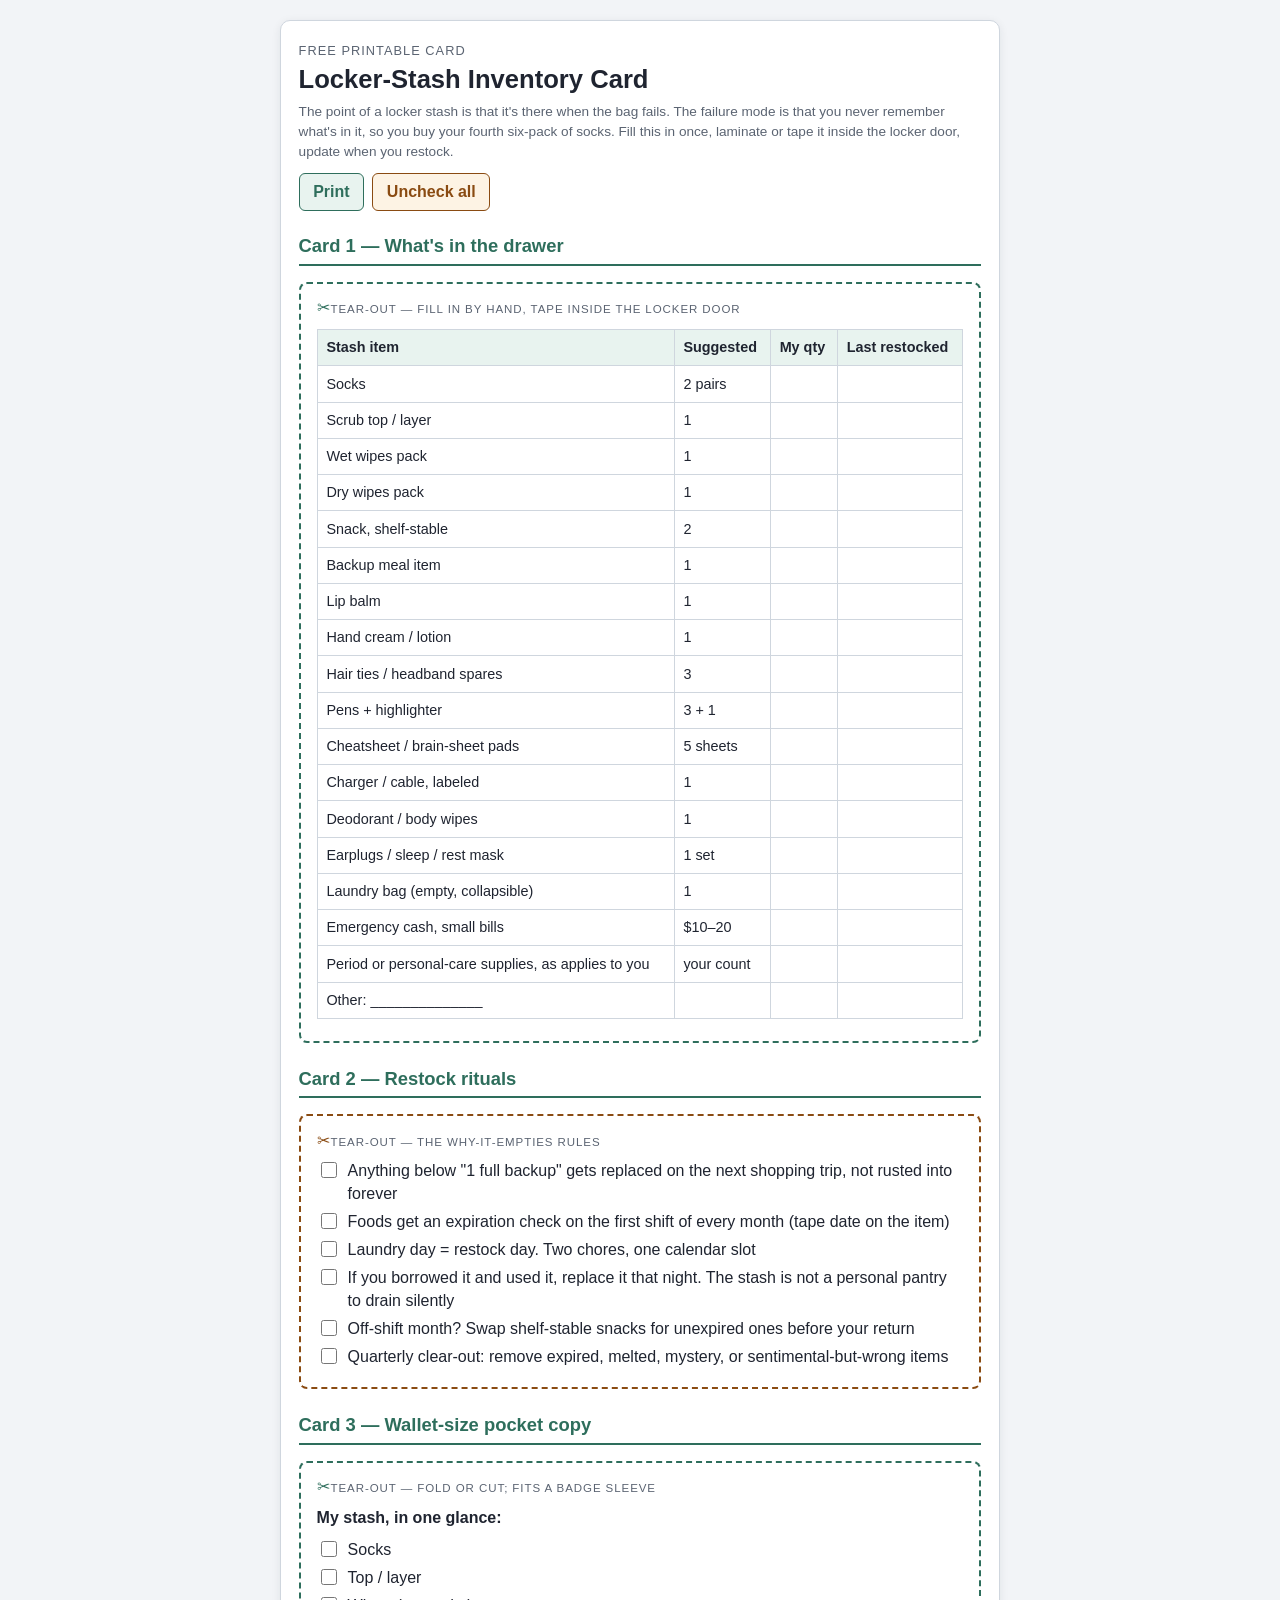
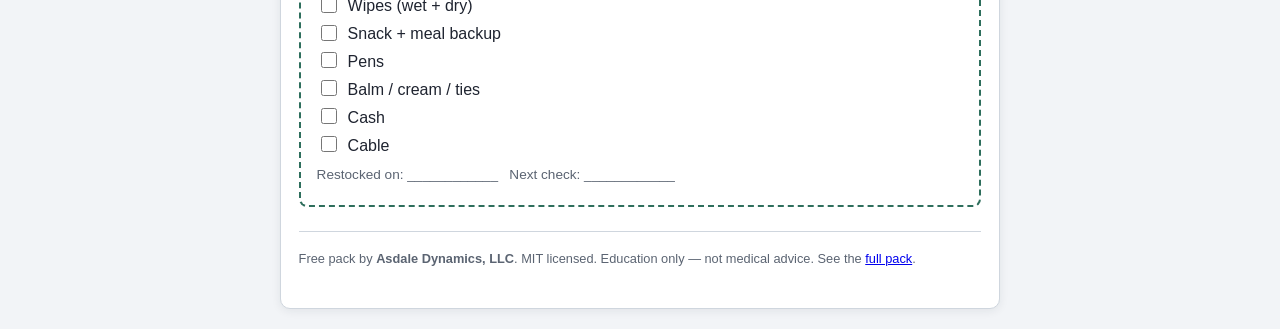
<file: locker-inventory.html>
<!DOCTYPE html>
<html lang="en">
<head>
<meta charset="utf-8">
<meta name="viewport" content="width=device-width, initial-scale=1">
<title>Locker-Stash Inventory Card — Fill-In Tear-Out</title>
<link rel="stylesheet" href="assets/style.css">
</head>
<body>
<main class="page">

  <p class="eyebrow">Free printable card</p>
  <h1>Locker-Stash Inventory Card</h1>
  <p class="brandline">The point of a locker stash is that it's there when the bag fails.
  The failure mode is that you never remember what's in it, so you buy your fourth
  six-pack of socks. Fill this in once, laminate or tape it inside the locker door,
  update when you restock.</p>

  <div class="toolbar">
    <button type="button" class="btn" data-print>Print</button>
    <button type="button" class="btn warn" data-clear-checks>Uncheck all</button>
  </div>

  <h2>Card 1 — What's in the drawer</h2>
  <div class="tearout">
    <p class="cutline scissors">Tear-out — fill in by hand, tape inside the locker door</p>
    <table class="grid">
      <thead>
        <tr>
          <th>Stash item</th>
          <th>Suggested</th>
          <th>My qty</th>
          <th>Last restocked</th>
        </tr>
      </thead>
      <tbody>
        <tr><td>Socks</td><td>2 pairs</td><td class="blank"></td><td class="blank"></td></tr>
        <tr><td>Scrub top / layer</td><td>1</td><td class="blank"></td><td class="blank"></td></tr>
        <tr><td>Wet wipes pack</td><td>1</td><td class="blank"></td><td class="blank"></td></tr>
        <tr><td>Dry wipes pack</td><td>1</td><td class="blank"></td><td class="blank"></td></tr>
        <tr><td>Snack, shelf-stable</td><td>2</td><td class="blank"></td><td class="blank"></td></tr>
        <tr><td>Backup meal item</td><td>1</td><td class="blank"></td><td class="blank"></td></tr>
        <tr><td>Lip balm</td><td>1</td><td class="blank"></td><td class="blank"></td></tr>
        <tr><td>Hand cream / lotion</td><td>1</td><td class="blank"></td><td class="blank"></td></tr>
        <tr><td>Hair ties / headband spares</td><td>3</td><td class="blank"></td><td class="blank"></td></tr>
        <tr><td>Pens + highlighter</td><td>3 + 1</td><td class="blank"></td><td class="blank"></td></tr>
        <tr><td>Cheatsheet / brain-sheet pads</td><td>5 sheets</td><td class="blank"></td><td class="blank"></td></tr>
        <tr><td>Charger / cable, labeled</td><td>1</td><td class="blank"></td><td class="blank"></td></tr>
        <tr><td>Deodorant / body wipes</td><td>1</td><td class="blank"></td><td class="blank"></td></tr>
        <tr><td>Earplugs / sleep / rest mask</td><td>1 set</td><td class="blank"></td><td class="blank"></td></tr>
        <tr><td>Laundry bag (empty, collapsible)</td><td>1</td><td class="blank"></td><td class="blank"></td></tr>
        <tr><td>Emergency cash, small bills</td><td>$10–20</td><td class="blank"></td><td class="blank"></td></tr>
        <tr><td>Period or personal-care supplies, as applies to you</td><td>your count</td><td class="blank"></td><td class="blank"></td></tr>
        <tr><td>Other: ______________</td><td></td><td class="blank"></td><td class="blank"></td></tr>
      </tbody>
    </table>
  </div>

  <h2>Card 2 — Restock rituals</h2>
  <div class="tearout alt">
    <p class="cutline scissors warn">Tear-out — the why-it-empties rules</p>
    <ul class="checklist">
      <li><label><input type="checkbox" data-key="lk-r-auto">Anything below "1 full backup" gets replaced on the next shopping trip, not rusted into forever</label></li>
      <li><label><input type="checkbox" data-key="lk-r-date">Foods get an expiration check on the first shift of every month (tape date on the item)</label></li>
      <li><label><input type="checkbox" data-key="lk-r-laundry">Laundry day = restock day. Two chores, one calendar slot</label></li>
      <li><label><input type="checkbox" data-key="lk-r-borrow">If you borrowed it and used it, replace it that night. The stash is not a personal pantry to drain silently</label></li>
      <li><label><input type="checkbox" data-key="lk-r-swap">Off-shift month? Swap shelf-stable snacks for unexpired ones before your return</label></li>
      <li><label><input type="checkbox" data-key="lk-r-clearout">Quarterly clear-out: remove expired, melted, mystery, or sentimental-but-wrong items</label></li>
    </ul>
  </div>

  <h2>Card 3 — Wallet-size pocket copy</h2>
  <div class="tearout">
    <p class="cutline scissors">Tear-out — fold or cut; fits a badge sleeve</p>
    <p><strong>My stash, in one glance:</strong></p>
    <ul class="checklist">
      <li><label><input type="checkbox" data-key="lk-a-socks">Socks</label></li>
      <li><label><input type="checkbox" data-key="lk-a-top">Top / layer</label></li>
      <li><label><input type="checkbox" data-key="lk-a-wipes">Wipes (wet + dry)</label></li>
      <li><label><input type="checkbox" data-key="lk-a-snack">Snack + meal backup</label></li>
      <li><label><input type="checkbox" data-key="lk-a-pens">Pens</label></li>
      <li><label><input type="checkbox" data-key="lk-a-misc">Balm / cream / ties</label></li>
      <li><label><input type="checkbox" data-key="lk-a-cash">Cash</label></li>
      <li><label><input type="checkbox" data-key="lk-a-cable">Cable</label></li>
    </ul>
    <p style="font-size:0.85rem; color:var(--muted);">
      Restocked on: ____________&nbsp;&nbsp;&nbsp;Next check: ____________
    </p>
  </div>

  <div class="footer-note">
    <p class="license-tag">Free pack by <strong>Asdale Dynamics, LLC</strong>.
    MIT licensed. Education only — not medical advice. See the
    <a href="index.html">full pack</a>.</p>
  </div>

</main>
<script src="assets/app.js"></script>
</body>
</html>
</file>
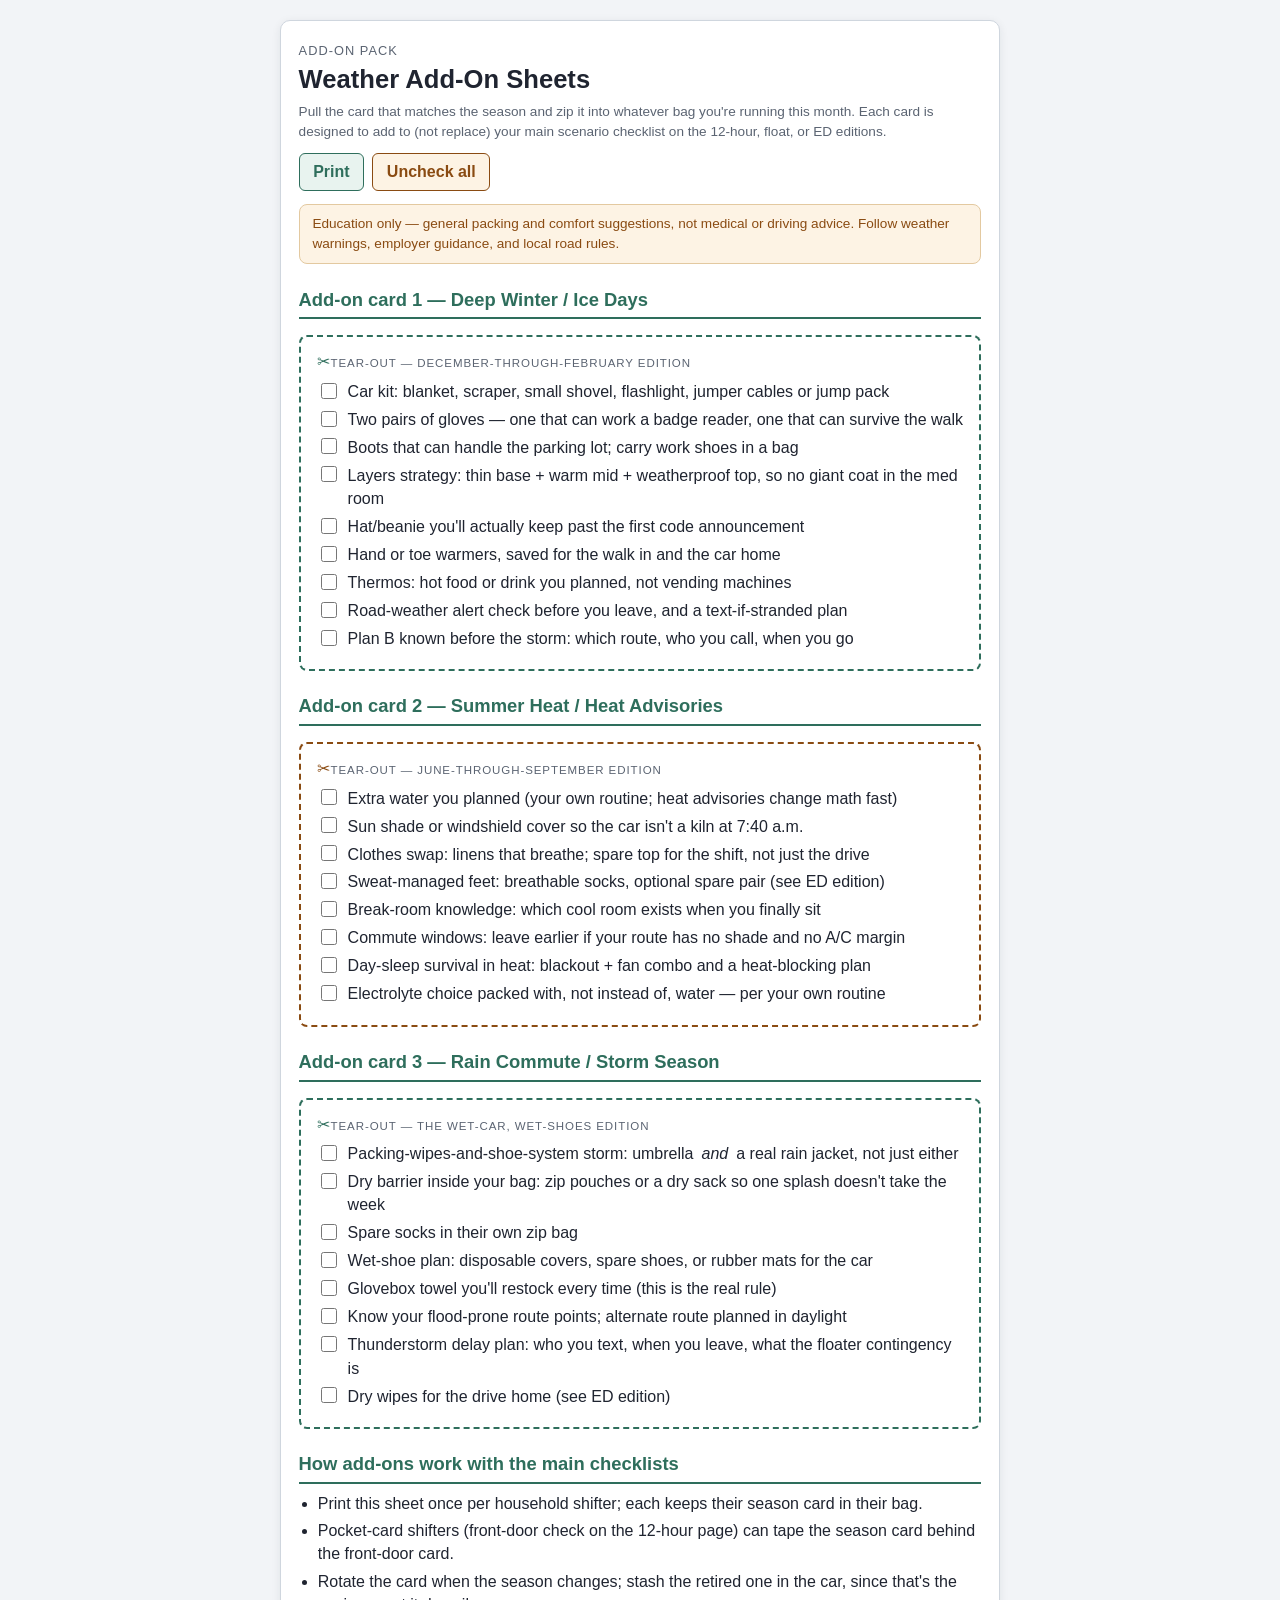
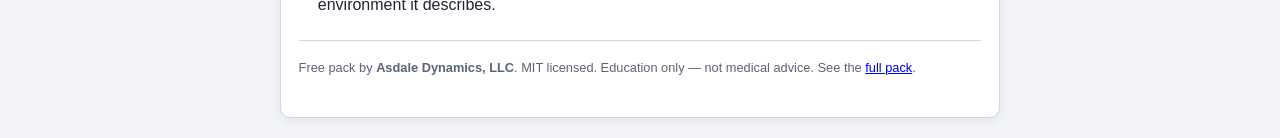
<file: weather-addons.html>
<!DOCTYPE html>
<html lang="en">
<head>
<meta charset="utf-8">
<meta name="viewport" content="width=device-width, initial-scale=1">
<title>Weather Add-On Sheets — Deep Winter, Summer Heat, Rain Commute</title>
<link rel="stylesheet" href="assets/style.css">
</head>
<body>
<main class="page">

  <p class="eyebrow">Add-on pack</p>
  <h1>Weather Add-On Sheets</h1>
  <p class="brandline">Pull the card that matches the season and zip it into whatever bag
  you're running this month. Each card is designed to add to (not replace) your main
  scenario checklist on the 12-hour, float, or ED editions.</p>

  <div class="toolbar">
    <button type="button" class="btn" data-print>Print</button>
    <button type="button" class="btn warn" data-clear-checks>Uncheck all</button>
  </div>

  <div class="disclaimer">
    Education only — general packing and comfort suggestions, not medical or driving
    advice. Follow weather warnings, employer guidance, and local road rules.
  </div>

  <h2>Add-on card 1 — Deep Winter / Ice Days</h2>
  <div class="tearout">
    <p class="cutline scissors">Tear-out — December-through-February edition</p>
    <ul class="checklist">
      <li><label><input type="checkbox" data-key="wx-w-car-kit">Car kit: blanket, scraper, small shovel, flashlight, jumper cables or jump pack</label></li>
      <li><label><input type="checkbox" data-key="wx-w-gloves">Two pairs of gloves — one that can work a badge reader, one that can survive the walk</label></li>
      <li><label><input type="checkbox" data-key="wx-w-boots">Boots that can handle the parking lot; carry work shoes in a bag</label></li>
      <li><label><input type="checkbox" data-key="wx-w-layers">Layers strategy: thin base + warm mid + weatherproof top, so no giant coat in the med room</label></li>
      <li><label><input type="checkbox" data-key="wx-w-beanie">Hat/beanie you'll actually keep past the first code announcement</label></li>
      <li><label><input type="checkbox" data-key="wx-w-handwarmers">Hand or toe warmers, saved for the walk in and the car home</label></li>
      <li><label><input type="checkbox" data-key="wx-w-thermos">Thermos: hot food or drink you planned, not vending machines</label></li>
      <li><label><input type="checkbox" data-key="wx-w-alert">Road-weather alert check before you leave, and a text-if-stranded plan</label></li>
      <li><label><input type="checkbox" data-key="wx-w-plan-b">Plan B known before the storm: which route, who you call, when you go</label></li>
    </ul>
  </div>

  <h2>Add-on card 2 — Summer Heat / Heat Advisories</h2>
  <div class="tearout alt">
    <p class="cutline scissors warn">Tear-out — June-through-September edition</p>
    <ul class="checklist">
      <li><label><input type="checkbox" data-key="wx-h-water">Extra water you planned (your own routine; heat advisories change math fast)</label></li>
      <li><label><input type="checkbox" data-key="wx-h-shade">Sun shade or windshield cover so the car isn't a kiln at 7:40 a.m.</label></li>
      <li><label><input type="checkbox" data-key="wx-h-clothes">Clothes swap: linens that breathe; spare top for the shift, not just the drive</label></li>
      <li><label><input type="checkbox" data-key="wx-h-feet">Sweat-managed feet: breathable socks, optional spare pair (see ED edition)</label></li>
      <li><label><input type="checkbox" data-key="wx-h-room">Break-room knowledge: which cool room exists when you finally sit</label></li>
      <li><label><input type="checkbox" data-key="wx-h-commute">Commute windows: leave earlier if your route has no shade and no A/C margin</label></li>
      <li><label><input type="checkbox" data-key="wx-h-sleep">Day-sleep survival in heat: blackout + fan combo and a heat-blocking plan</label></li>
      <li><label><input type="checkbox" data-key="wx-h-electro">Electrolyte choice packed with, not instead of, water — per your own routine</label></li>
    </ul>
  </div>

  <h2>Add-on card 3 — Rain Commute / Storm Season</h2>
  <div class="tearout">
    <p class="cutline scissors">Tear-out — the wet-car, wet-shoes edition</p>
    <ul class="checklist">
      <li><label><input type="checkbox" data-key="wx-r-jacket">Packing-wipes-and-shoe-system storm: umbrella <em>and</em> a real rain jacket, not just either</label></li>
      <li><label><input type="checkbox" data-key="wx-r-bagcover">Dry barrier inside your bag: zip pouches or a dry sack so one splash doesn't take the week</label></li>
      <li><label><input type="checkbox" data-key="wx-r-socks">Spare socks in their own zip bag</label></li>
      <li><label><input type="checkbox" data-key="wx-r-shoes">Wet-shoe plan: disposable covers, spare shoes, or rubber mats for the car</label></li>
      <li><label><input type="checkbox" data-key="wx-r-glove">Glovebox towel you'll restock every time (this is the real rule)</label></li>
      <li><label><input type="checkbox" data-key="wx-r-flood">Know your flood-prone route points; alternate route planned in daylight</label></li>
      <li><label><input type="checkbox" data-key="wx-r-lightning">Thunderstorm delay plan: who you text, when you leave, what the floater contingency is</label></li>
      <li><label><input type="checkbox" data-key="wx-r-wipes">Dry wipes for the drive home (see ED edition)</label></li>
    </ul>
  </div>

  <h2>How add-ons work with the main checklists</h2>
  <ul class="simple-list">
    <li>Print this sheet once per household shifter; each keeps their season card in their bag.</li>
    <li>Pocket-card shifters (front-door check on the 12-hour page) can tape the season card
      behind the front-door card.</li>
    <li>Rotate the card when the season changes; stash the retired one in the car,
      since that's the environment it describes.</li>
  </ul>

  <div class="footer-note">
    <p class="license-tag">Free pack by <strong>Asdale Dynamics, LLC</strong>.
    MIT licensed. Education only — not medical advice. See the
    <a href="index.html">full pack</a>.</p>
  </div>

</main>
<script src="assets/app.js"></script>
</body>
</html>
</file>
<file: assets/style.css>
:root {
  --ink: #1f2430;
  --muted: #5b6472;
  --accent: #2e6e5c;
  --accent-soft: #e8f3ef;
  --warn: #8a4b12;
  --warn-soft: #fdf3e4;
  --paper: #ffffff;
  --line: #cfd6de;
  font-size: 16px;
}

* { box-sizing: border-box; }

html, body {
  margin: 0;
  padding: 0;
  background: #f2f4f7;
  color: var(--ink);
  font-family: -apple-system, BlinkMacSystemFont, "Segoe UI", Roboto, Helvetica, Arial, sans-serif;
  line-height: 1.45;
}

.page {
  max-width: 7.5in;
  margin: 1.25rem auto;
  padding: 1rem 1.1rem 2rem;
  background: var(--paper);
  border: 1px solid var(--line);
  border-radius: 10px;
  box-shadow: 0 2px 10px rgba(31, 36, 48, 0.08);
}

h1 {
  font-size: 1.6rem;
  line-height: 1.2;
  margin: 0.2rem 0 0.3rem;
  color: var(--ink);
}
h2 {
  font-size: 1.15rem;
  margin: 1.4rem 0 0.5rem;
  padding-bottom: 0.25rem;
  border-bottom: 2px solid var(--accent);
  color: var(--accent);
}
h3 {
  font-size: 1rem;
  margin: 1rem 0 0.4rem;
}
p { margin: 0.5rem 0; }

.eyebrow {
  font-size: 0.8rem;
  letter-spacing: 0.08em;
  text-transform: uppercase;
  color: var(--muted);
  margin: 0.3rem 0 0;
}

.footer-note {
  font-size: 0.8rem;
  color: var(--muted);
  margin-top: 1.5rem;
  border-top: 1px solid var(--line);
  padding-top: 0.6rem;
}

.disclaimer {
  background: var(--warn-soft);
  border: 1px solid #e3c9a0;
  border-radius: 8px;
  padding: 0.6rem 0.8rem;
  font-size: 0.85rem;
  color: var(--warn);
  margin: 0.8rem 0;
}

.license-tag {
  font-size: 0.8rem;
  color: var(--muted);
}

.tearout {
  border: 2px dashed var(--accent);
  border-radius: 8px;
  padding: 0.8rem 1rem;
  margin: 1rem 0;
  position: relative;
  break-inside: avoid;
  page-break-inside: avoid;
  background: linear-gradient(var(--paper), var(--paper)) padding-box, var(--paper);
}
.tearout.alt {
  border-color: var(--warn);
}

.cutline {
  font-size: 0.72rem;
  color: var(--muted);
  text-transform: uppercase;
  letter-spacing: 0.08em;
  margin: 0 0 0.4rem;
}

.scissors::before {
  content: "\2702 ";
  font-size: 1rem;
  color: var(--accent);
}
.scissors.warn::before { color: var(--warn); }

ul.checklist { list-style: none; margin: 0.4rem 0; padding: 0; }
ul.checklist li { margin: 0.3rem 0; }
ul.checklist label {
  display: flex;
  align-items: flex-start;
  gap: 0.5rem;
  cursor: pointer;
}
ul.checklist input[type="checkbox"] {
  width: 1rem;
  height: 1rem;
  margin-top: 0.18rem;
  accent-color: var(--accent);
  flex: none;
}

ul.simple-list { margin: 0.4rem 0 0.4rem 1.2rem; padding: 0; }
ul.simple-list li { margin: 0.25rem 0; }

table.grid {
  width: 100%;
  border-collapse: collapse;
  margin: 0.6rem 0;
  font-size: 0.9rem;
}
table.grid th, table.grid td {
  border: 1px solid var(--line);
  padding: 0.45rem 0.55rem;
  text-align: left;
  vertical-align: top;
}
table.grid th {
  background: var(--accent-soft);
  color: var(--ink);
}
table.grid td.blank { min-width: 3.5rem; height: 1.6rem; }

.card-grid {
  display: grid;
  grid-template-columns: repeat(auto-fill, minmax(240px, 1fr));
  gap: 0.8rem;
  margin: 0.8rem 0;
}

.mini-card {
  border: 1px solid var(--line);
  border-radius: 8px;
  padding: 0.7rem 0.85rem;
  background: #fbfcfe;
}
.mini-card h3 { margin: 0 0 0.35rem; }

.toc { list-style: none; margin: 0.6rem 0; padding: 0; }
.toc li { margin: 0.35rem 0; }
.toc a {
  display: flex;
  justify-content: space-between;
  gap: 0.75rem;
  padding: 0.55rem 0.75rem;
  border: 1px solid var(--line);
  border-radius: 8px;
  text-decoration: none;
  color: var(--accent);
  font-weight: 600;
}
.toc a:hover { background: var(--accent-soft); }
.toc .desc {
  font-weight: 400;
  color: var(--muted);
  font-size: 0.85rem;
}

.toolbar {
  display: flex;
  flex-wrap: wrap;
  gap: 0.5rem;
  margin: 0.7rem 0;
}
.btn {
  appearance: none;
  border: 1px solid var(--accent);
  background: var(--accent-soft);
  color: var(--accent);
  font: inherit;
  font-weight: 600;
  padding: 0.4rem 0.85rem;
  border-radius: 6px;
  cursor: pointer;
}
.btn.warn {
  border-color: var(--warn);
  background: var(--warn-soft);
  color: var(--warn);
}

.brandline {
  font-size: 0.85rem;
  color: var(--muted);
}
.brandline a { color: var(--accent); }

.page-break { break-before: page; page-break-before: always; }

@media print {
  html, body {
    background: var(--paper);
  }
  .page {
    border: none;
    box-shadow: none;
    margin: 0;
    max-width: none;
    padding: 0.25in 0.1in;
    border-radius: 0;
  }
  .toolbar, .no-print { display: none !important; }
  a { color: inherit; text-decoration: none; }
  * { -webkit-print-color-adjust: exact; print-color-adjust: exact; }
  .tearout { break-inside: avoid; page-break-inside: avoid; }
  h2 { break-after: avoid; page-break-after: avoid; }
}

@page {
  size: letter;
  margin: 0.5in;
}
</file>
